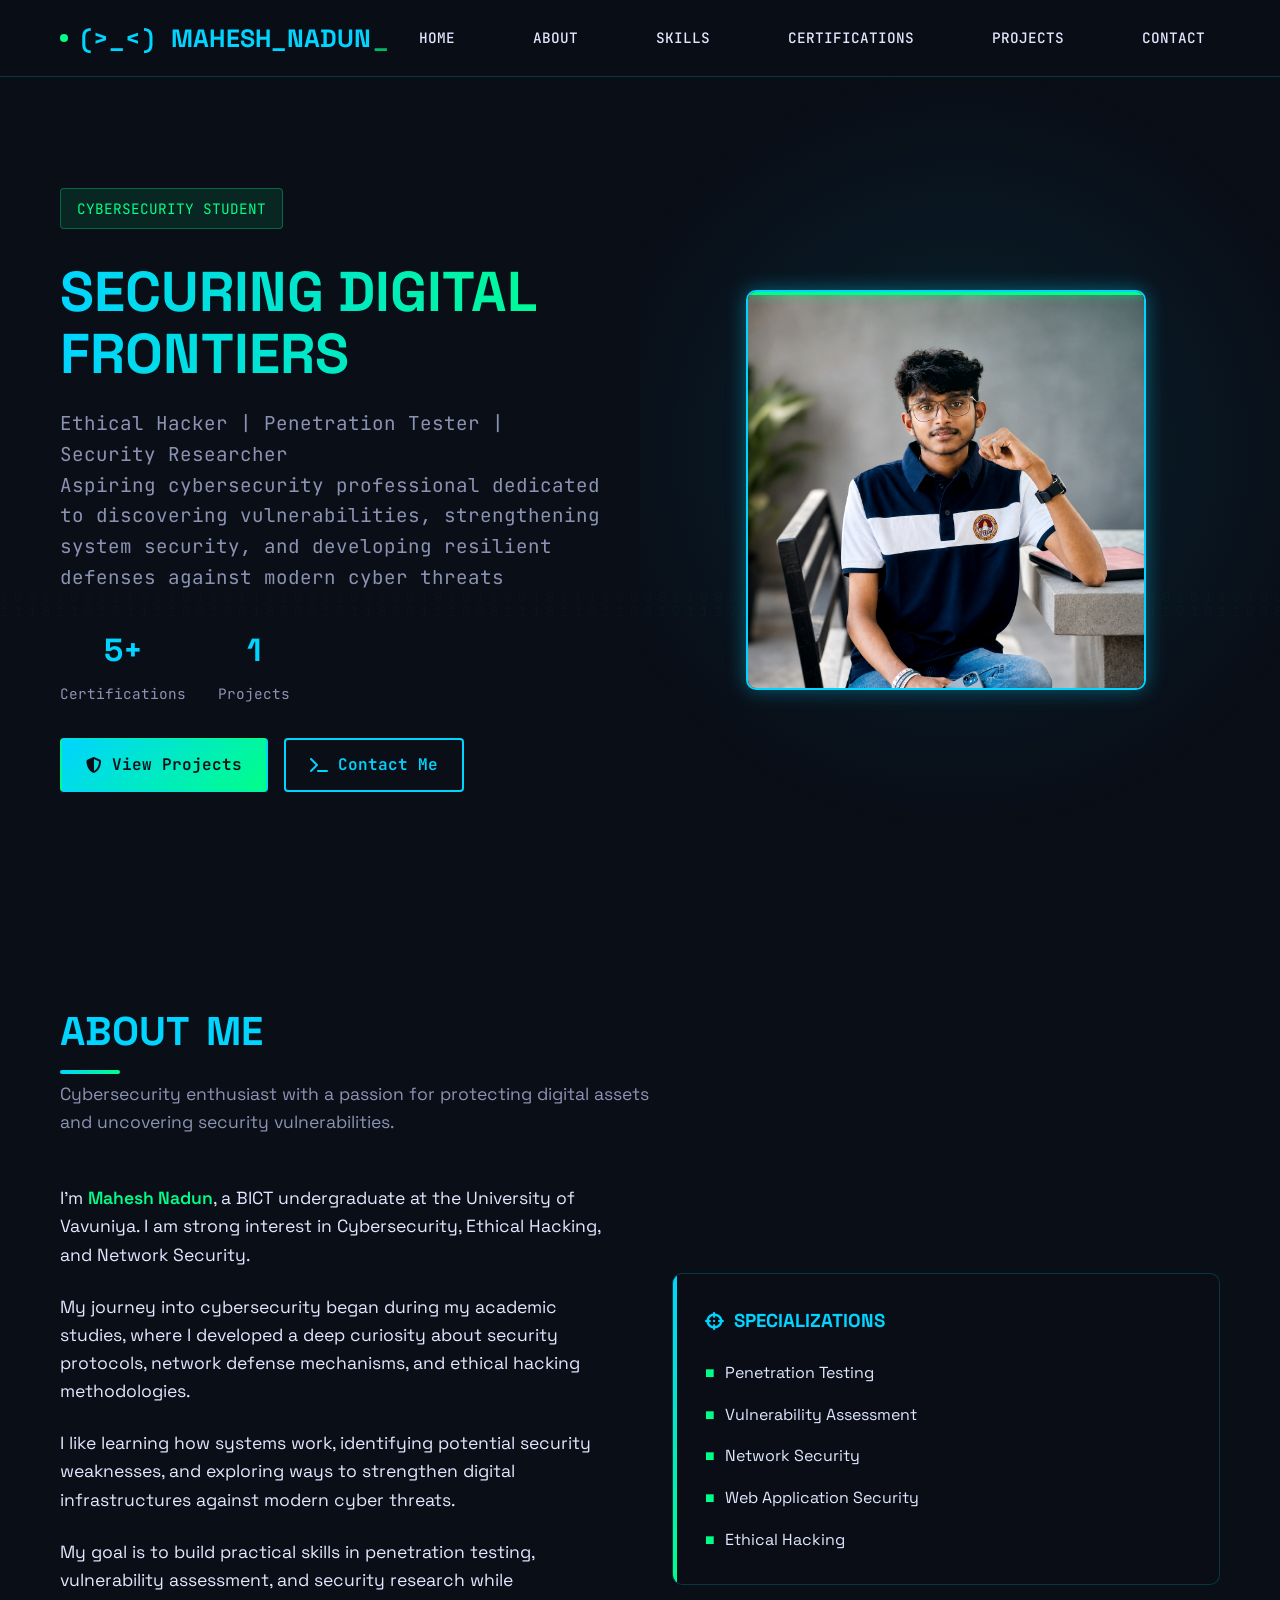
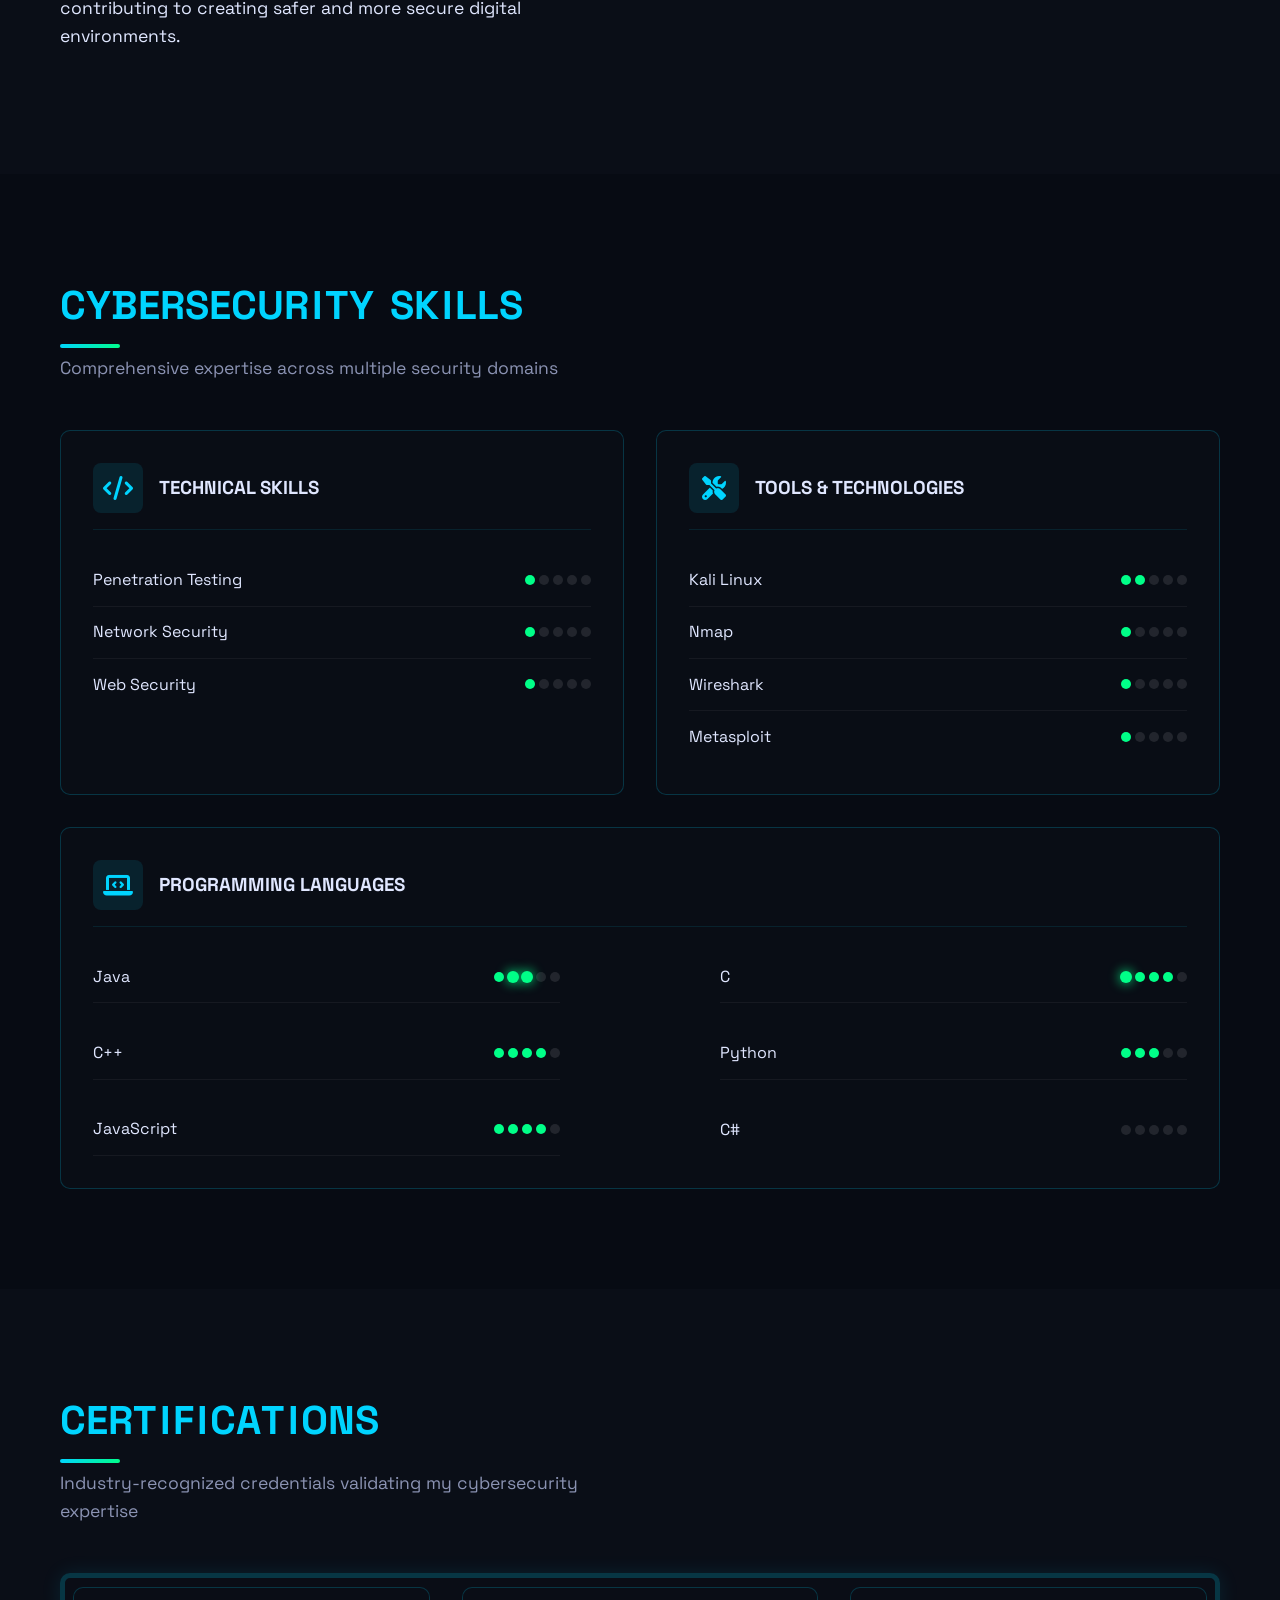
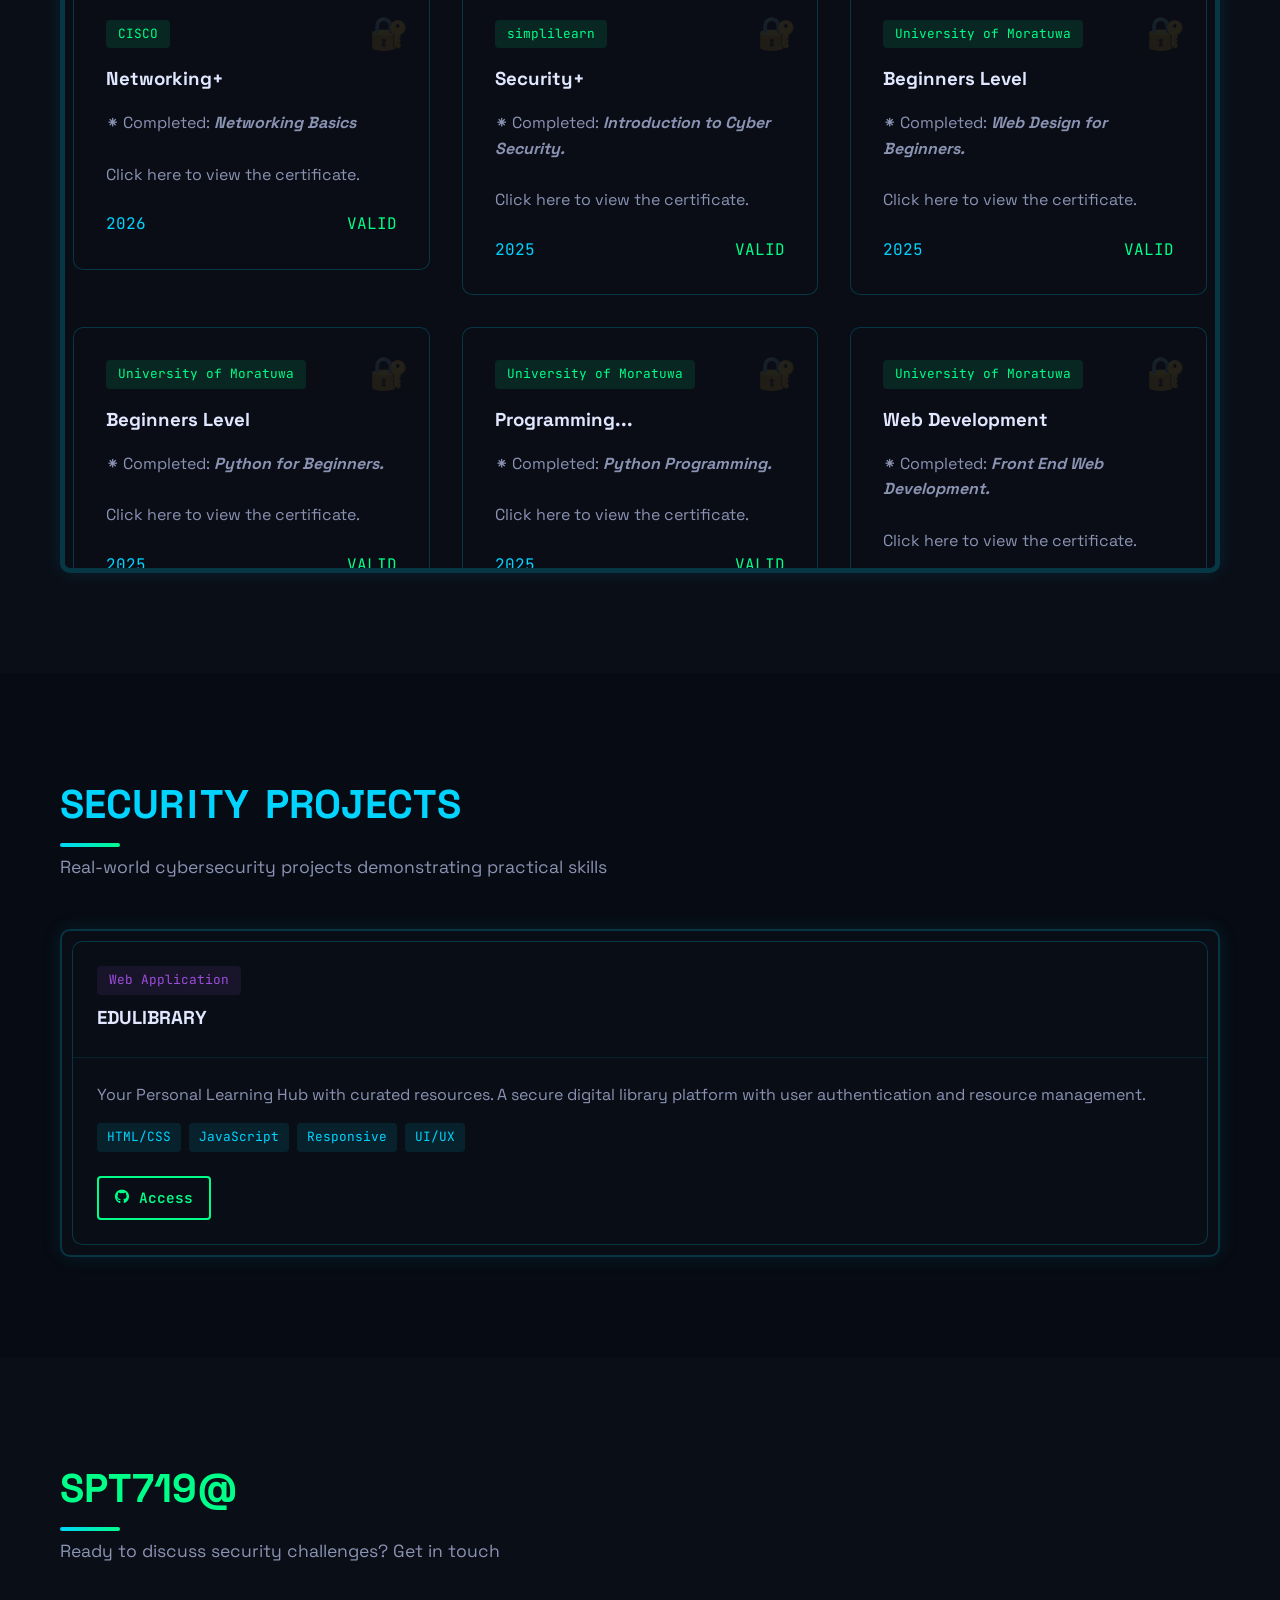
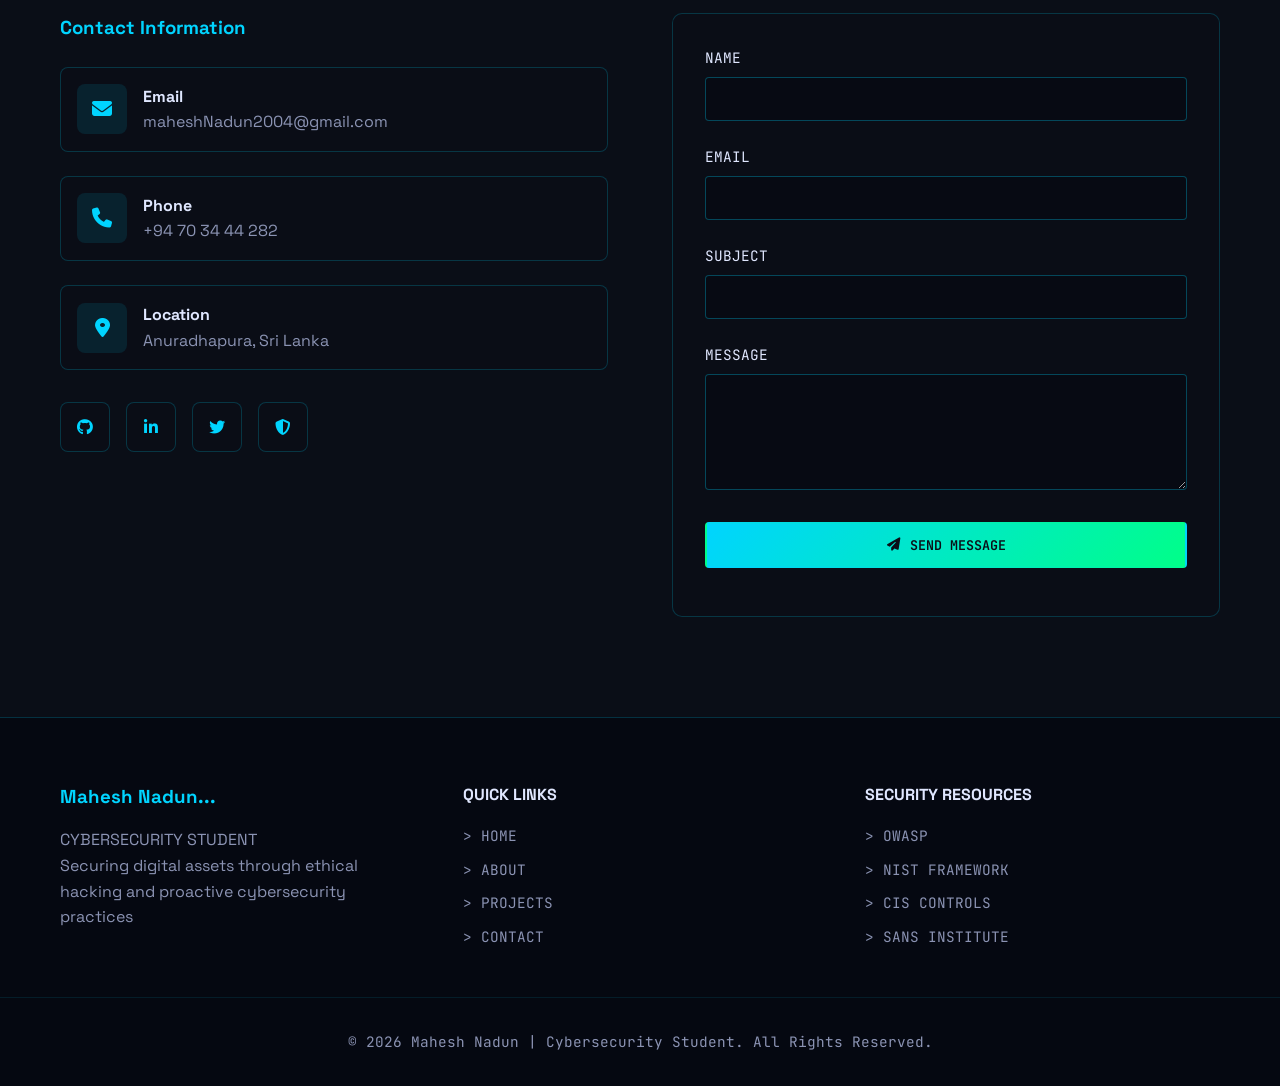
<file: index.html>
<!DOCTYPE html>
<html lang="en">
<head>
    <link href="https://unpkg.com/aos@2.3.1/dist/aos.css" rel="stylesheet">
    <meta name="viewport" content="width=device-width, initial-scale=1.0">
    <meta charset="UTF-8">
    <meta name="viewport" content="width=device-width, initial-scale=1.0">
    <title>Mahesh Nadun </title>
    <meta name="description" content="Cybersecurity Specialist | Ethical Hacker | Penetration Tester | Security Researcher">
    
    <link rel="stylesheet" href="https://cdnjs.cloudflare.com/ajax/libs/font-awesome/6.4.0/css/all.min.css">
    
    <link href="https://fonts.googleapis.com/css2?family=Space+Grotesk:wght@300;400;500;600;700&family=JetBrains+Mono:wght@300;400&display=swap" rel="stylesheet">
    
    <link rel="stylesheet" href="styles.css">
</head>
<body>

    <canvas id="matrix-bg"></canvas>
    
    <header class="header" id="header">
        <div class="nav-container">
            <a href="#home" class="logo">
                <span class="logo-dot"></span>
                <span id="scramble-text" class="scramble-text" style="font-size: 25px;">(>_<) MAHESH_NADUN</span>
            </a>
            
            <ul class="nav-links" data-aos="fade-up">
                <li><a href="#home">HOME</a></li>
                <li><a href="#about">ABOUT</a></li>
                <li><a href="#skills">SKILLS</a></li>
                <li><a href="#certifications">CERTIFICATIONS</a></li>
                <li><a href="#projects">PROJECTS</a></li>
                <li><a href="#contact">CONTACT</a></li>
            </ul>
        </div>
    </header>
    
    <section class="hero" id="home">
        <div class="hero-container">
            <div class="hero-content" data-aos="fade-up">
                <span class="hero-badge">CYBERSECURITY STUDENT</span>
                <h1>SECURING DIGITAL FRONTIERS</h1>
                <p class="hero-subtitle">
                    Ethical Hacker | Penetration Tester | Security Researcher<br>
                    Aspiring cybersecurity professional dedicated to discovering vulnerabilities, 
                    strengthening system security, and developing resilient defenses against 
                    modern cyber threats
                </p>
                
                <div class="hero-stats">
                    <div class="stat-item">
                        <span class="stat-number">5+</span>
                        <span class="stat-label">Certifications</span>
                    </div>
                    <div class="stat-item">
                        <span class="stat-number">1</span>
                        <span class="stat-label">Projects</span>
                    </div>
                </div>
                
                <div class="hero-btns">
                    <a href="#projects" class="btn btn-primary">
                        <i class="fas fa-shield-alt"></i> View Projects
                    </a>
                    <a href="#contact" class="btn btn-outline">
                        <i class="fas fa-terminal"></i> Contact Me
                    </a>
                </div>
            </div>
            
            <div class="hero-image" data-aos="fade-up">
                <div class="profile-container">
                    <div class="profile-frame">
                        <img src="My1.jpg" alt="Mahesh Nadun - Cybersecurity Specialist" class="profile-image" onerror="this.src='https://images.unsplash.com/photo-1550751827-4bd374c3f58b?q=80&w=1000'">
                        <div class="profile-overlay"></div>
                        <div class="scan-line"></div>
                    </div>
                </div>
            </div>
        </div>
    </section>
    
    <!-- About Section -->
    <section class="section" id="about" data-aos="fade-up">
        <div class="container">
            <h2 class="section-title" id="about-title">ABOUT ME</h2>
            <p class="section-subtitle" data-aos="fade-up">Cybersecurity enthusiast with a passion for protecting 
                digital assets and uncovering security vulnerabilities.</p>
            <div class="about-content" data-aos="fade-up">
                <div class="about-text">
                    <p>I'm <span class="cyber-highlight">Mahesh Nadun</span>, a BICT undergraduate 
                        at the University of Vavuniya. I am strong interest in 
                        Cybersecurity, Ethical Hacking, and Network Security.</p>

                    <p>My journey into cybersecurity began during my academic 
                        studies, where I developed a deep curiosity about security protocols, 
                        network defense mechanisms, and ethical hacking methodologies.</p>

                    <p>I like learning how systems work, identifying 
                        potential security weaknesses, and exploring ways to 
                        strengthen digital infrastructures against modern cyber threats.</p>

                    <p>My goal is to build practical skills in penetration testing, 
                        vulnerability assessment, and security research while contributing
                        to creating safer and more secure digital environments.</p>
                </div>
                
                <div class="about-box" data-aos="fade-up">
                    <h3><i class="fas fa-crosshairs"></i> SPECIALIZATIONS</h3>
                    <ul style="list-style: none;">
                        <li style="margin-bottom: 1rem; padding-left: 20px; position: relative;">
                            <span style="color: var(--cyber-green); position: absolute; left: 0;">■</span>
                            Penetration Testing
                        </li>
                        <li style="margin-bottom: 1rem; padding-left: 20px; position: relative;">
                            <span style="color: var(--cyber-green); position: absolute; left: 0;">■</span>
                            Vulnerability Assessment
                        </li>
                        <li style="margin-bottom: 1rem; padding-left: 20px; position: relative;">
                            <span style="color: var(--cyber-green); position: absolute; left: 0;">■</span>
                            Network Security
                        </li>
                        <li style="margin-bottom: 1rem; padding-left: 20px; position: relative;">
                            <span style="color: var(--cyber-green); position: absolute; left: 0;">■</span>
                            Web Application Security
                        </li>
                        <li style="padding-left: 20px; position: relative;">
                            <span style="color: var(--cyber-green); position: absolute; left: 0;">■</span>
                            Ethical Hacking
                        </li>
                    </ul>
                </div>
            </div>
        </div>
    </section>
    
    <!-- Skills Section -->
    <section class="section" id="skills" data-aos="fade-up">
        <div class="container">
            <h2 class="section-title" id="skills-title">CYBERSECURITY SKILLS</h2>
            <p class="section-subtitle"data-aos="fade-up">Comprehensive expertise across multiple security domains</p>
            
            <div class="skills-container">
                <div class="skills-grid">
                    <!-- Technical Skills -->
                    <div class="skill-category"data-aos="fade-up">
                        <div class="skill-header">
                            <div class="skill-icon">
                                <i class="fas fa-code"></i>
                            </div>
                            <h3>TECHNICAL SKILLS</h3>
                        </div>
                        <ul class="skill-list">
                            <li class="skill-item">
                                <span>Penetration Testing</span>
                                <div class="skill-level">
                                    <span class="level-dot active"></span>
                                    <span class="level-dot "></span>
                                    <span class="level-dot "></span>
                                    <span class="level-dot "></span>
                                    <span class="level-dot"></span>
                                </div>
                            </li>
                            <li class="skill-item">
                                <span>Network Security</span>
                                <div class="skill-level">
                                    <span class="level-dot active"></span>
                                    <span class="level-dot "></span>
                                    <span class="level-dot "></span>
                                    <span class="level-dot "></span>
                                    <span class="level-dot "></span>
                                </div>
                            </li>
                             <li class="skill-item">
                                <span>Web Security</span>
                                <div class="skill-level">
                                    <span class="level-dot active"></span>
                                    <span class="level-dot "></span>
                                    <span class="level-dot "></span>
                                    <span class="level-dot "></span>
                                    <span class="level-dot "></span>
                                </div>
                            </li>
                        </ul>
                    </div>
                    
                    <!-- Tools & Technologies -->
                    <div class="skill-category" data-aos="fade-up">
                        <div class="skill-header">
                            <div class="skill-icon">
                                <i class="fas fa-tools"></i>
                            </div>
                            <h3>TOOLS & TECHNOLOGIES</h3>
                        </div>
                        <ul class="skill-list">
                            <li class="skill-item">
                                <span>Kali Linux </span>
                                <div class="skill-level">
                                    <span class="level-dot active"></span>
                                    <span class="level-dot active"></span>
                                    <span class="level-dot "></span>
                                    <span class="level-dot "></span>
                                    <span class="level-dot "></span>
                                </div>
                            </li>
                            <li class="skill-item">
                                <span> Nmap</span>
                                <div class="skill-level">
                                    <span class="level-dot active"></span>
                                    <span class="level-dot "></span>
                                    <span class="level-dot "></span>
                                    <span class="level-dot "></span>
                                    <span class="level-dot "></span>
                                </div>
                            </li>
                            <li class="skill-item">
                                <span>Wireshark</span>
                                <div class="skill-level">
                                    <span class="level-dot active"></span>
                                    <span class="level-dot "></span>
                                    <span class="level-dot "></span>
                                    <span class="level-dot "></span>
                                    <span class="level-dot"></span>
                                </div>
                            </li>
                            <li class="skill-item">
                                <span>Metasploit</span>
                                <div class="skill-level">
                                    <span class="level-dot active"></span>
                                    <span class="level-dot "></span>
                                    <span class="level-dot "></span>
                                    <span class="level-dot"></span>
                                    <span class="level-dot"></span>
                                </div>
                            </li>
                        </ul>
                    </div>

                    <!-- Programming Languages -->
                    <div class="skill-category programming" data-aos="fade-up">
                        <div class="skill-header">
                            <div class="skill-icon">
                                <i class="fas fa-laptop-code"></i> 
                            </div>
                            <h3>PROGRAMMING LANGUAGES</h3>
                        </div>
                        <ul class="skill-list">
                        <li class="skill-item">
                            <span>Java</span>
                            <div class="skill-level">
                                <span class="level-dot active"></span>
                                <span class="level-dot active"></span>
                                <span class="level-dot active"></span>
                                <span class="level-dot "></span>
                                <span class="level-dot "></span>
                            </div>
                        </li>
                        <li class="skill-item">
                            <span>C</span>
                            <div class="skill-level">
                                <span class="level-dot active"></span>
                                <span class="level-dot active"></span>
                                <span class="level-dot active"></span>
                                <span class="level-dot active"></span>
                                <span class="level-dot "></span>
                            </div>
                        </li>
                        <li class="skill-item">
                            <span>C++</span>
                                <div class="skill-level">
                                    <span class="level-dot active"></span>
                                    <span class="level-dot active"></span>
                                    <span class="level-dot active"></span>
                                    <span class="level-dot active"></span>
                                    <span class="level-dot "></span>
                                </div>
                                    </li>
                                    <li class="skill-item">
                                        <span>Python</span>
                                        <div class="skill-level">
                                        <span class="level-dot active"></span>
                                        <span class="level-dot active"></span>
                                        <span class="level-dot active"></span>
                                            <span class="level-dot "></span>
                                        <span class="level-dot "></span>
                                </div>
                                </li>
                        <li class="skill-item">
                            <span>JavaScript</span>
                            <div class="skill-level">
                                <span class="level-dot active"></span>
                                <span class="level-dot active"></span>
                                <span class="level-dot active"></span>
                                <span class="level-dot active"></span>
                                <span class="level-dot "></span>
                            </div>
                        </li>
                            <li class="skill-item">
                                <span>C#</span>
                                <div class="skill-level">
                                    <span class="level-dot "></span>
                                    <span class="level-dot "></span>
                                    <span class="level-dot "></span>
                                    <span class="level-dot "></span>
                                    <span class="level-dot "></span>
                                </div>
                            </li>
                        </ul>
                    </div>
                </div>
            </div>
        </div>
    </section>
    
    <!-- Certifications Section -->
    <section class="section" id="certifications" data-aos="fade-up">
        <div class="container" data-aos="fade-up">
            <h2 class="section-title" id="certifications-title">CERTIFICATIONS</h2>
            <p class="section-subtitle" data-aos="fade-up">Industry-recognized credentials validating my cybersecurity expertise</p>
            
            <div class="certs-wrapper">
            <div class="certs-grid">

            <div class="certs-grid"data-aos="fade-up">


                <a href="Networking_Basics_certificate-cisco.html">
                    <div class="cert-card">
                        <span class="cert-badge">CISCO </span>
                        <h3> Networking+</h3>
                        <p style="color: var(--cyber-gray); margin: 1rem 0;">
                            ⁕ Completed: <b><i>Networking Basics</i></b><br><br>
                            Click here to view the certificate.<br>
                        </p>
                        <div style="display: flex; justify-content: space-between; align-items: center; margin-top: 1.5rem;">
                            <span style="font-family: var(--font-mono); color: var(--cyber-blue);">2026</span>
                            <span style="font-family: var(--font-mono); color: var(--cyber-green);">VALID</span>
                        </div>
                    </div>
                </a>

                 <a href="IntroductiontoCyberSecurity.html">
                    <div class="cert-card">
                        <span class="cert-badge">simplilearn</span>
                        <h3>Security+</h3>
                        <p style="color: var(--cyber-gray); margin: 1rem 0;">
                            ⁕ Completed: <b><i>Introduction to Cyber Security.</i></b><br><br>
                            Click here to view the certificate.<br>
                        </p>
                        <div style="display: flex; justify-content: space-between; align-items: center; margin-top: 1.5rem;">
                            <span style="font-family: var(--font-mono); color: var(--cyber-blue);">2025</span>
                            <span style="font-family: var(--font-mono); color: var(--cyber-green);">VALID</span>
                        </div>
                    </div>
                </a>

                <a href="WebDesignforBeginnersE-Certificate.html">
                    <div class="cert-card">
                        <span class="cert-badge">University of Moratuwa</span>
                        <h3>Beginners Level</h3>
                        <p style="color: var(--cyber-gray); margin: 1rem 0;">
                            ⁕ Completed: <b><i>Web Design for Beginners.</i></b><br><br>
                            Click here to view the certificate.<br>
                        </p> 
                        <div style="display: flex; justify-content: space-between; align-items: center; margin-top: 1.5rem;">
                            <span style="font-family: var(--font-mono); color: var(--cyber-blue);">2025</span>
                            <span style="font-family: var(--font-mono); color: var(--cyber-green);">VALID</span>
                        </div>
                    </div>
                </a>

                <a href="PythonforBeginnersE-Certificate.html">
                    <div class="cert-card">
                        <span class="cert-badge">University of Moratuwa</span>
                        <h3>Beginners Level</h3>
                        <p style="color: var(--cyber-gray); margin: 1rem 0;">
                            ⁕ Completed: <b><i>Python for Beginners.</i></b><br><br>
                            Click here to view the certificate.<br>
                        </p>
                        <div style="display: flex; justify-content: space-between; align-items: center; margin-top: 1.5rem;">
                            <span style="font-family: var(--font-mono); color: var(--cyber-blue);">2025</span>
                            <span style="font-family: var(--font-mono); color: var(--cyber-green);">VALID</span>
                        </div>
                    </div>
                </a>

                <a href="PythonProgrammingE-Certificate.html">
                    <div class="cert-card">
                        <span class="cert-badge">University of Moratuwa</span>
                        <h3>Programming...</h3>
                        <p style="color: var(--cyber-gray); margin: 1rem 0;">
                            ⁕ Completed: <b><i>Python Programming.</i></b><br><br>
                            Click here to view the certificate.<br>
                        </p>
                        <div style="display: flex; justify-content: space-between; align-items: center; margin-top: 1.5rem;">
                            <span style="font-family: var(--font-mono); color: var(--cyber-blue);">2025</span>
                            <span style="font-family: var(--font-mono); color: var(--cyber-green);">VALID</span>
                        </div>
                    </div>
                </a>

                <a href="FrontEndWebDevelopmentE-Certificate.html">
                    <div class="cert-card">
                        <span class="cert-badge">University of Moratuwa</span>
                        <h3>Web Development</h3>
                        <p style="color: var(--cyber-gray); margin: 1rem 0;">
                            ⁕ Completed: <b><i>Front End Web Development.</i></b><br><br>
                            Click here to view the certificate.<br>
                        </p>
                        <div style="display: flex; justify-content: space-between; align-items: center; margin-top: 1.5rem;">
                            <span style="font-family: var(--font-mono); color: var(--cyber-blue);">2025</span>
                            <span style="font-family: var(--font-mono); color: var(--cyber-green);">VALID</span>
                        </div>
                    </div>
                </a>

                <a href="IntroductiontoSoftwareQualityAssuranceE-Certificate.html">
                    <div class="cert-card">
                        <span class="cert-badge">University of Moratuwa</span>
                        <h3>Software</h3>
                        <p style="color: var(--cyber-gray); margin: 1rem 0;">
                            ⁕ Completed: <b><i>Introduction to Software Quality Assurance.</i></b><br><br>
                            Click here to view the certificate.<br>
                        </p>
                        <div style="display: flex; justify-content: space-between; align-items: center; margin-top: 1.5rem;">
                            <span style="font-family: var(--font-mono); color: var(--cyber-blue);">2025</span>
                            <span style="font-family: var(--font-mono); color: var(--cyber-green);">VALID</span>
                        </div>
                    </div>
                </a>


            </div>
        </div>
    </section>
    
<!-- Projects Section -->
<section class="section" id="projects" data-aos="fade-up">
    <div class="container">
        <h2 class="section-title" id="projects-title">SECURITY PROJECTS</h2>
        <p class="section-subtitle" data-aos="fade-up">Real-world cybersecurity projects demonstrating practical skills</p>
        
        <div class="projects-wrapper" data-aos="fade-up">
            <div class="projects-grid" data-aos="fade-up">
                
                <div class="project-card">
                    <div class="project-header">
                        <span class="project-category">Web Application</span>
                        <h3>EDULIBRARY</h3>
                    </div>
                    <div class="project-content">
                        <p style="color: var(--cyber-gray); margin-bottom: 1rem;">
                            Your Personal Learning Hub with curated resources. A secure digital library platform with user authentication and resource management.
                        </p>
                        <div class="project-tech">
                            <span class="tech-tag">HTML/CSS</span>
                            <span class="tech-tag">JavaScript</span>
                            <span class="tech-tag">Responsive</span>
                            <span class="tech-tag">UI/UX</span>
                        </div>
                        <div style="margin-top: 1.5rem; display: flex; gap: 1rem; flex-wrap: wrap;">
                            <a href="https://maheshnadun2004.github.io/EduLibrary/"  class="btn btn-outline" style="padding: 8px 16px; font-size: 0.9rem; border-color: var(--cyber-green); color: var(--cyber-green);">
                                <i class="fab fa-github"></i> Access
                            </a>
                        </div>
                    </div>
                </div>
            </div> 
        </div> 
    </div>
</section>
    
    <!-- Contact Section -->
    <section class="section" id="contact" data-aos="fade-up">
        <div class="container">
            <h2 class="section-title" id="contact-title">CONTACT</h2>
            <p class="section-subtitle" data-aos="fade-up">Ready to discuss security challenges? Get in touch</p>
            
            <div class="contact-container" data-aos="fade-up">
                <div class="contact-info">
                    <h3>Contact Information</h3>
                    
                    <div class="contact-item" data-aos="fade-up">
                        <div class="contact-icon">
                            <i class="fas fa-envelope"></i>
                        </div>
                        <div>
                            <h4>Email</h4>
                            <p style="color: var(--cyber-gray);">maheshNadun2004@gmail.com</p>
                        </div>
                    </div>
                    
                    <div class="contact-item" data-aos="fade-up">
                        <div class="contact-icon">
                            <i class="fas fa-phone"></i>
                        </div>
                        <div>
                            <h4>Phone</h4>
                            <p style="color: var(--cyber-gray);">+94 70 34 44 282</p>
                        </div>
                    </div>
                    
                    <div class="contact-item" data-aos="fade-up">
                        <div class="contact-icon">
                            <i class="fas fa-map-marker-alt"></i>
                        </div>
                        <div>
                            <h4>Location</h4>
                            <p style="color: var(--cyber-gray);">Anuradhapura, Sri Lanka</p>
                        </div>
                    </div>
                    
                    <div class="social-links" data-aos="fade-up">
                        <a href="https://github.com/MaheshNadun2004" class="social-link" target="_blank">
                            <i class="fab fa-github"></i>
                        </a>
                        <a href="https://www.linkedin.com/in/Mahesh-nadun" class="social-link" target="_blank">
                            <i class="fab fa-linkedin-in"></i>
                        </a>
                        <a href="https://twitter.com" class="social-link" target="_blank">
                            <i class="fab fa-twitter"></i>
                        </a>
                        <a href="https://tryhackme.com" class="social-link" target="_blank">
                            <i class="fas fa-shield-alt"></i>
                        </a>
                    </div>
                </div>
                
                <div class="contact-form" data-aos="fade-up">
                    <form id="contactForm">
                        <div class="form-group" data-aos="fade-up">
                            <label class="form-label" for="name">NAME</label>
                            <input type="text" id="name" class="form-control" required>
                        </div>
                        
                        <div class="form-group"data-aos="fade-up">
                            <label class="form-label" for="email">EMAIL</label>
                            <input type="email" id="email" class="form-control" required>
                        </div>
                        
                        <div class="form-group" data-aos="fade-up">
                            <label class="form-label" for="subject">SUBJECT</label>
                            <input type="text" id="subject" class="form-control" required>
                        </div>
                        
                        <div class="form-group" data-aos="fade-up">
                            <label class="form-label" for="message">MESSAGE</label>
                            <textarea id="message" class="form-control" rows="5" required></textarea>
                        </div>
                        
                        <button type="submit" class="btn btn-primary" style="width: 100%;" data-aos="fade-up">
                            <i class="fas fa-paper-plane"></i> SEND MESSAGE
                        </button>
                        
                        <p id="formStatus" style="margin-top: 1rem; text-align: center; color: var(--cyber-gray); font-family: var(--font-mono);"></p>
                    </form>
                </div>
            </div>
        </div>
    </section>
    
    <!-- Footer -->
    <footer class="footer" data-aos="fade-up">
        <div class="footer-content">
            <div data-aos="fade-up">
                <h3 style="color: var(--cyber-blue); margin-bottom: 1rem;">Mahesh Nadun...</h3>
                <p style="color: var(--cyber-gray); max-width: 300px;">
                    CYBERSECURITY STUDENT<br>
                    Securing digital assets through ethical hacking and proactive cybersecurity practices
                </p>
            </div>
            
            <div data-aos="fade-up">
                <h4 style="color: var(--cyber-light); margin-bottom: 1rem;">QUICK LINKS</h4>
                <ul style="list-style: none;">
                    <li style="margin-bottom: 0.5rem;">
                        <a href="#home" style="color: var(--cyber-gray); text-decoration: none; font-family: var(--font-mono); font-size: 0.9rem;">
                            > HOME
                        </a>
                    </li>
                    <li style="margin-bottom: 0.5rem;">
                        <a href="#about" style="color: var(--cyber-gray); text-decoration: none; font-family: var(--font-mono); font-size: 0.9rem;">
                            > ABOUT
                        </a>
                    </li>
                    <li style="margin-bottom: 0.5rem;">
                        <a href="#projects" style="color: var(--cyber-gray); text-decoration: none; font-family: var(--font-mono); font-size: 0.9rem;">
                            > PROJECTS
                        </a>
                    </li>
                    <li>
                        <a href="#contact" style="color: var(--cyber-gray); text-decoration: none; font-family: var(--font-mono); font-size: 0.9rem;">
                            > CONTACT
                        </a>
                    </li>
                </ul>
            </div>
            
            <div data-aos="fade-up">
                <h4 style="color: var(--cyber-light); margin-bottom: 1rem;">SECURITY RESOURCES</h4>
                <ul style="list-style: none;">
                    <li style="margin-bottom: 0.5rem;">
                        <a href="https://owasp.org" target="_blank" style="color: var(--cyber-gray); text-decoration: none; font-family: var(--font-mono); font-size: 0.9rem;">
                            > OWASP
                        </a>
                    </li>
                    <li style="margin-bottom: 0.5rem;">
                        <a href="https://nist.gov" target="_blank" style="color: var(--cyber-gray); text-decoration: none; font-family: var(--font-mono); font-size: 0.9rem;">
                            > NIST FRAMEWORK
                        </a>
                    </li>
                    <li style="margin-bottom: 0.5rem;">
                        <a href="https://cisecurity.org" target="_blank" style="color: var(--cyber-gray); text-decoration: none; font-family: var(--font-mono); font-size: 0.9rem;">
                            > CIS CONTROLS
                        </a>
                    </li>
                    <li>
                        <a href="https://sans.org" target="_blank" style="color: var(--cyber-gray); text-decoration: none; font-family: var(--font-mono); font-size: 0.9rem;">
                            > SANS INSTITUTE
                        </a>
                    </li>
                </ul>
            </div>
        </div>
        
        <div class="copyright" >
            <p>© 2026 Mahesh Nadun | Cybersecurity Student. All Rights Reserved.</p>
        </div>
    </footer>
    
    <a href="#home" class="back-to-top" id="backToTop">
        <i class="fas fa-arrow-up"></i>
    </a>
    <script src="https://unpkg.com/aos@2.3.1/dist/aos.js"></script>
<script>
    AOS.init({
        duration: 1000,
        once: true
    });
</script>
    <script src="script.js"></script>
</body>
</html>
</file>
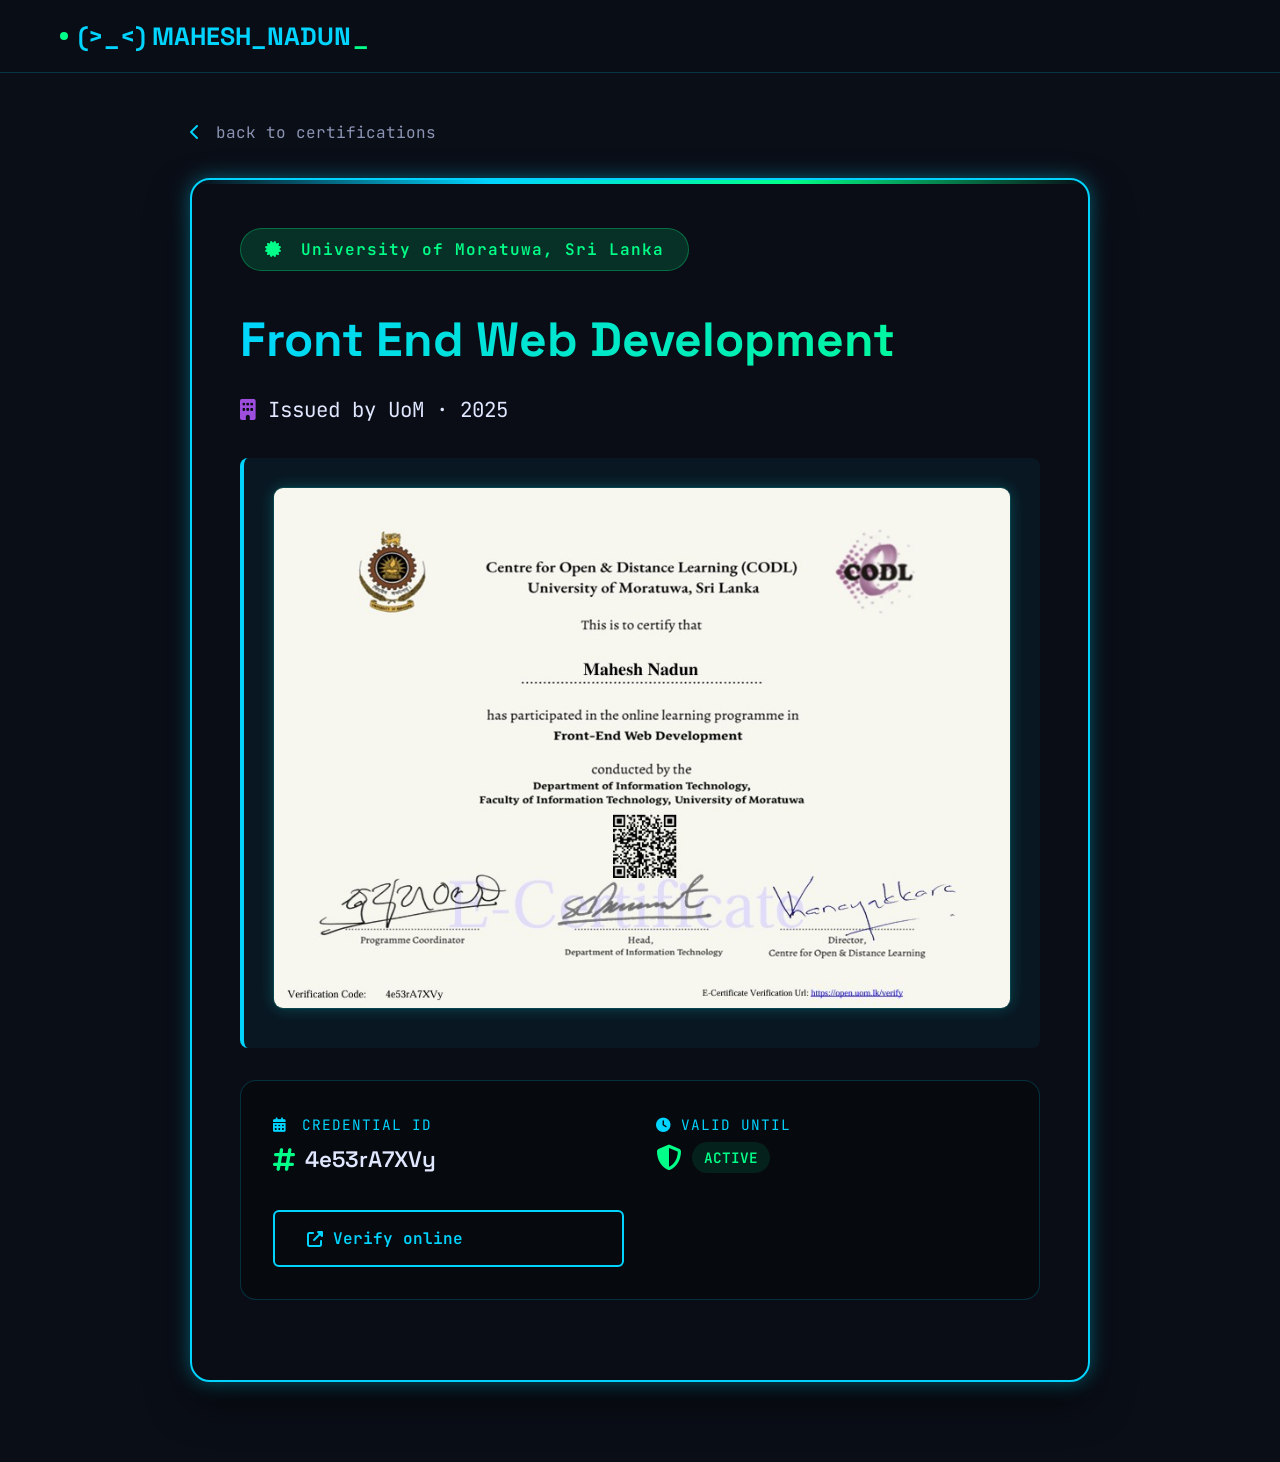
<file: FrontEndWebDevelopmentE-Certificate.html>
<!DOCTYPE html>
<html lang="en">
<head>
    <link href="https://unpkg.com/aos@2.3.1/dist/aos.css" rel="stylesheet">
    <meta name="viewport" content="width=device-width, initial-scale=1.0">
    <meta charset="UTF-8">
    <meta name="viewport" content="width=device-width, initial-scale=1.0">
    <title>Mahesh Nadun · Certificate</title>

    <link rel="stylesheet" href="https://cdnjs.cloudflare.com/ajax/libs/font-awesome/6.4.0/css/all.min.css">

    <link href="https://fonts.googleapis.com/css2?family=Space+Grotesk:wght@300;400;500;600;700&family=JetBrains+Mono:wght@300;400&display=swap" rel="stylesheet">
    
    <link rel="stylesheet" href="allCertificate.css">
</head>
<body data-aos="fade-up">

    <header class="header" id="header">
        <div class="nav-container">
            <a href="#home" class="logo">
                <span class="logo-dot"></span>
                <span id="scramble-text" class="scramble-text">(>_<) MAHESH_NADUN</span>
            </a>
        </div>
    </header>

    <section class="certificate-page">
        <div class="certificate-container">
            
            <a href="index.html" class="back-link"><i class="fas fa-chevron-left"></i> back to certifications</a>

            <div class="cert-card-single">
                <span class="cert-badge-large"><i class="fas fa-certificate" style="margin-right: 8px;"></i> University of Moratuwa, Sri Lanka</span>
                <h2> Front End Web Development</h2>
                
                <div class="cert-issuer">
                    <i class="fas fa-building"></i> Issued by UoM · 2025
                </div>

                <div class="cert-description">
                    <img src="FrontEndWebDevelopmentE-Certificate.jpg" alt="Certified Ethical Hacker Certificate" class="cert-image">
                </div>

                <div class="cert-meta-grid">
                    <div class="meta-item">
                        <span class="meta-label"><i class="fas fa-calendar-alt" style="margin-right: 5px;"></i> Credential ID</span>
                        <span class="meta-value"><i class="fas fa-hashtag"></i> 4e53rA7XVy</span>
                    </div>
                    <div class="meta-item">
                        <span class="meta-label"><i class="fas fa-clock"></i> Valid until</span>
                        <span class="meta-value"><i class="fas fa-shield-alt"></i>   <span class="verify-badge">ACTIVE</span></span>
                </div>

                    <a href="https://open.uom.lk/lms/?redirect=0" class="btn btn-outline" target="_blank">
                        <i class="fas fa-external-link-alt"></i> Verify online
                    </a>
                </div>
            </div>
        </div>
    </section>
            <script src="https://unpkg.com/aos@2.3.1/dist/aos.js"></script>
<script>
    AOS.init({
        duration: 1000,
        once: true
    });
</script>
</body>
</html>
</file>
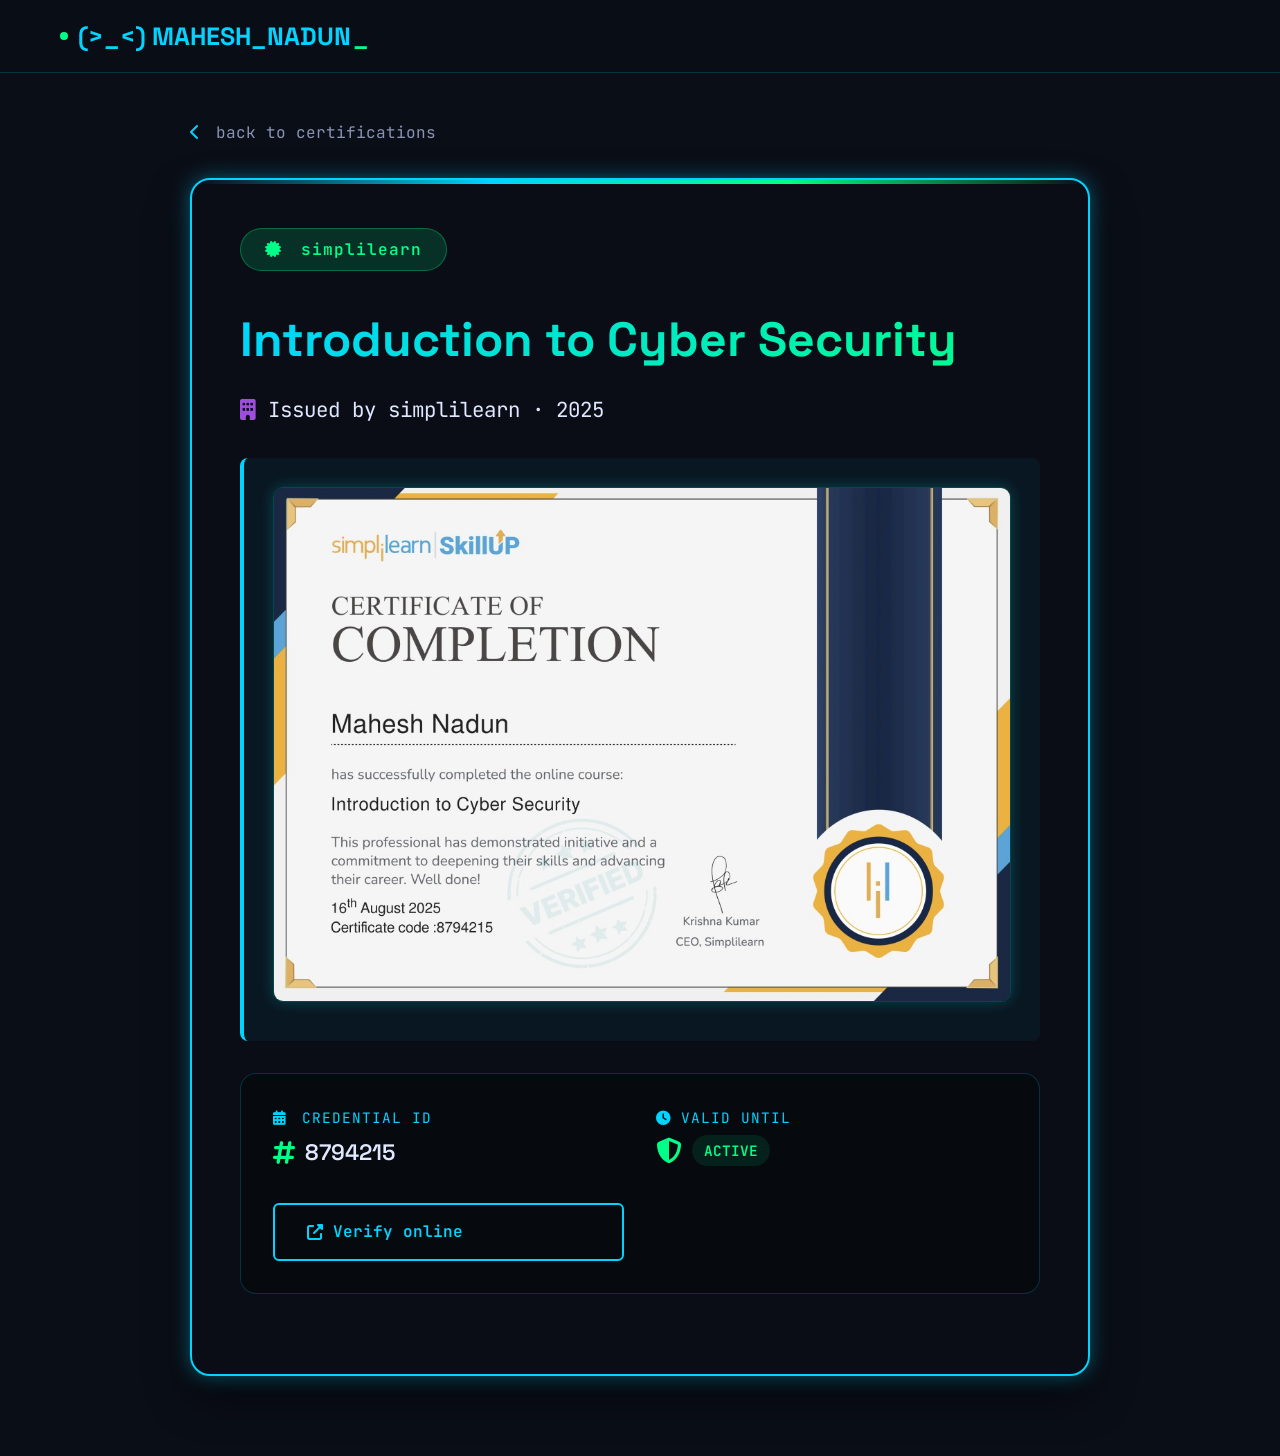
<file: IntroductiontoCyberSecurity.html>
<!DOCTYPE html>
<html lang="en">
<head>
    <link href="https://unpkg.com/aos@2.3.1/dist/aos.css" rel="stylesheet">
    <meta name="viewport" content="width=device-width, initial-scale=1.0">
    <meta charset="UTF-8">
    <meta name="viewport" content="width=device-width, initial-scale=1.0">
    <title>Mahesh Nadun · Certificate</title>

    <link rel="stylesheet" href="https://cdnjs.cloudflare.com/ajax/libs/font-awesome/6.4.0/css/all.min.css">

    <link href="https://fonts.googleapis.com/css2?family=Space+Grotesk:wght@300;400;500;600;700&family=JetBrains+Mono:wght@300;400&display=swap" rel="stylesheet">
    
    <link rel="stylesheet" href="allCertificate.css">
</head>
<body data-aos="fade-up">

    <header class="header" id="header">
        <div class="nav-container">
            <a href="#home" class="logo">
                <span class="logo-dot"></span>
                <span id="scramble-text" class="scramble-text">(>_<) MAHESH_NADUN</span>
            </a>
        </div>
    </header>

   
    <section class="certificate-page">
        <div class="certificate-container">
            
            <a href="index.html" class="back-link"><i class="fas fa-chevron-left"></i> back to certifications</a>

            <div class="cert-card-single">
                <span class="cert-badge-large"><i class="fas fa-certificate" style="margin-right: 8px;"></i> simplilearn</span>
                <h2> Introduction to Cyber Security</h2>
                
                <div class="cert-issuer">
                    <i class="fas fa-building"></i> Issued by simplilearn · 2025
                </div>

                <div class="cert-description">
                    <img src="IntroductiontoCyberSecurity.jpg" alt="Certified Ethical Hacker Certificate" class="cert-image">
                </div>

                <div class="cert-meta-grid">
                    <div class="meta-item">
                        <span class="meta-label"><i class="fas fa-calendar-alt" style="margin-right: 5px;"></i> Credential ID</span>
                        <span class="meta-value"><i class="fas fa-hashtag"></i> 8794215</span>
                    </div>
                    <div class="meta-item">
                        <span class="meta-label"><i class="fas fa-clock"></i> Valid until</span>
                        <span class="meta-value"><i class="fas fa-shield-alt"></i>   <span class="verify-badge">ACTIVE</span></span>
                </div>

                    <a href="https://lms.simplilearn.com/" class="btn btn-outline" target="_blank">
                        <i class="fas fa-external-link-alt"></i> Verify online
                    </a>
                </div>
            </div>
        </div>
    </section>
        <script src="https://unpkg.com/aos@2.3.1/dist/aos.js"></script>
<script>
    AOS.init({
        duration: 1000,
        once: true
    });
</script>
</body>
</html>
</file>
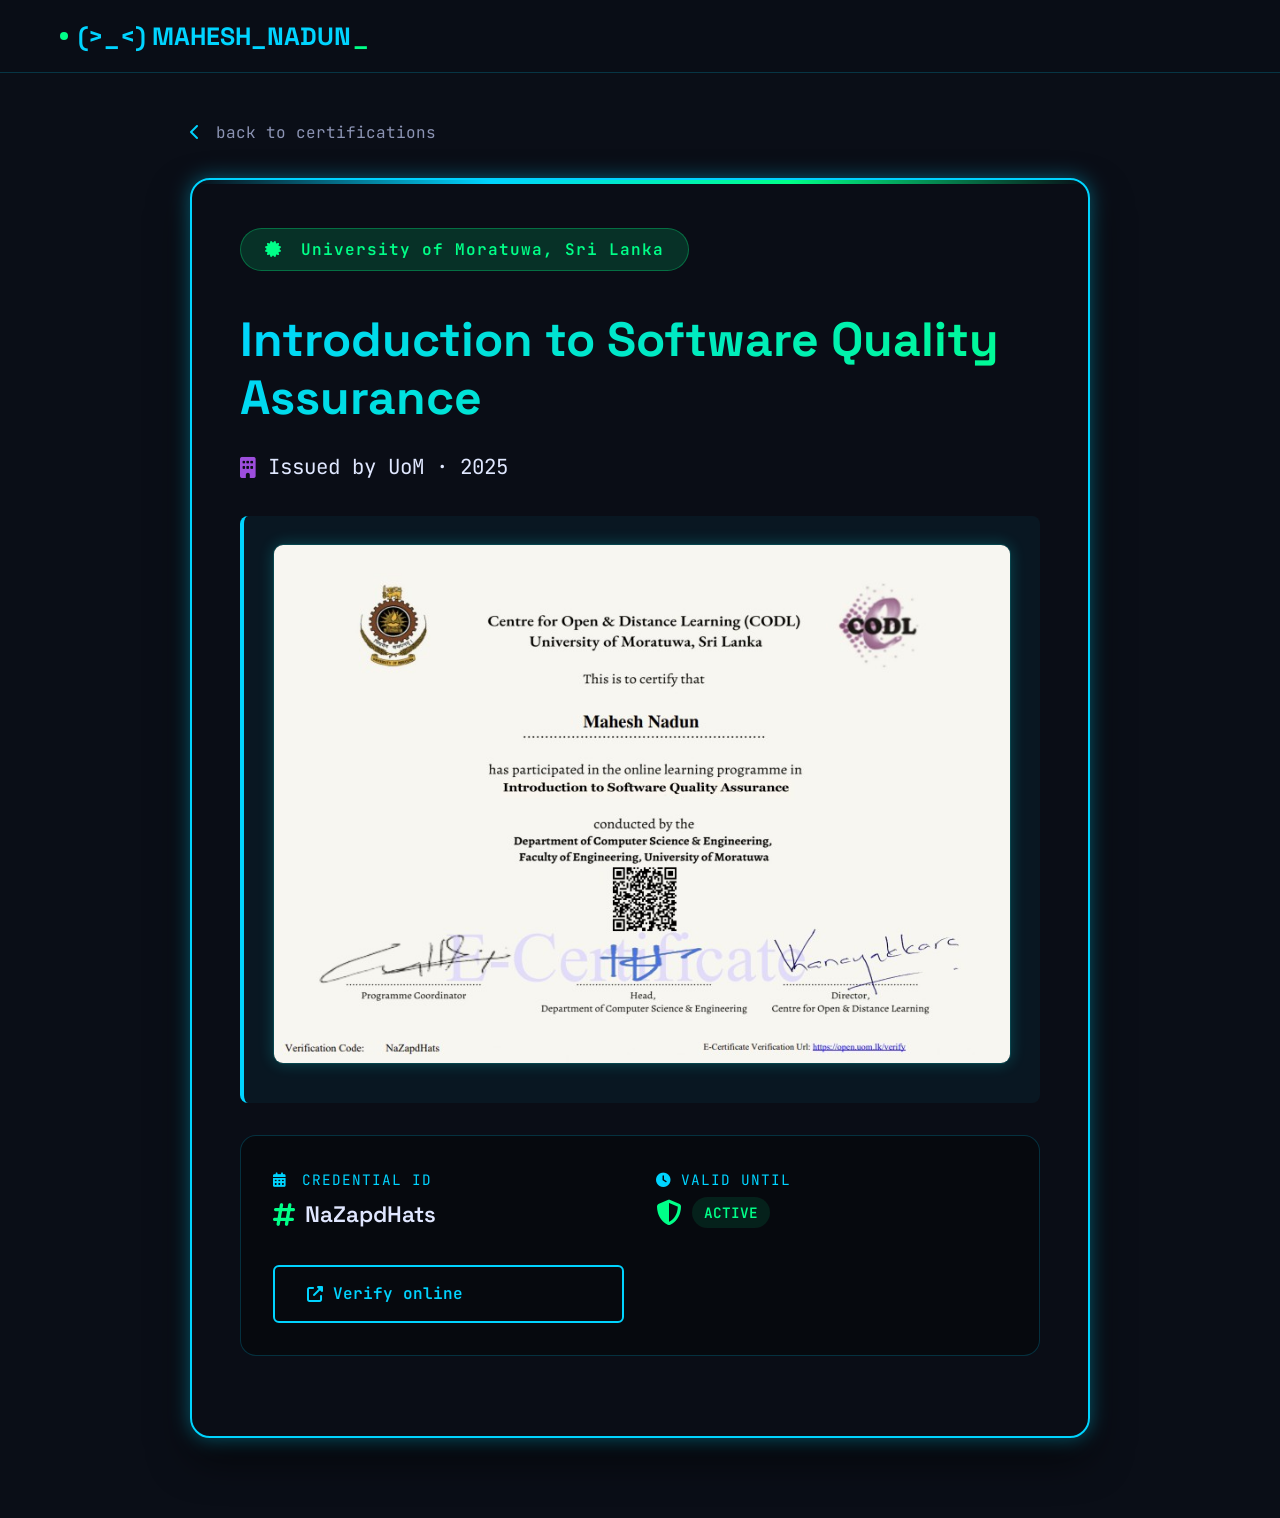
<file: IntroductiontoSoftwareQualityAssuranceE-Certificate.html>
<!DOCTYPE html>
<html lang="en">
<head>
    <link href="https://unpkg.com/aos@2.3.1/dist/aos.css" rel="stylesheet">
    <meta name="viewport" content="width=device-width, initial-scale=1.0">
    <meta charset="UTF-8">
    <meta name="viewport" content="width=device-width, initial-scale=1.0">
    <title>Mahesh Nadun · Certificate</title>

    <link rel="stylesheet" href="https://cdnjs.cloudflare.com/ajax/libs/font-awesome/6.4.0/css/all.min.css">

    <link href="https://fonts.googleapis.com/css2?family=Space+Grotesk:wght@300;400;500;600;700&family=JetBrains+Mono:wght@300;400&display=swap" rel="stylesheet">
    
    <link rel="stylesheet" href="allCertificate.css">
</head>
<body data-aos="fade-up">

    <header class="header" id="header">
        <div class="nav-container">
            <a href="#home" class="logo">
                <span class="logo-dot"></span>
                <span id="scramble-text" class="scramble-text">(>_<) MAHESH_NADUN</span>
            </a>
        </div>
    </header>

    <section class="certificate-page">
        <div class="certificate-container">
            
            <a href="index.html" class="back-link"><i class="fas fa-chevron-left"></i> back to certifications</a>

            <div class="cert-card-single">
                <span class="cert-badge-large"><i class="fas fa-certificate" style="margin-right: 8px;"></i> University of Moratuwa, Sri Lanka</span>
                <h2> Introduction to Software Quality Assurance</h2>
                
                <div class="cert-issuer">
                    <i class="fas fa-building"></i> Issued by UoM · 2025
                </div>

                <div class="cert-description">
                    <img src="IntroductiontoSoftwareQualityAssuranceE-Certificate.jpg" alt="Certified Ethical Hacker Certificate" class="cert-image">
                </div>

                <div class="cert-meta-grid">
                    <div class="meta-item">
                        <span class="meta-label"><i class="fas fa-calendar-alt" style="margin-right: 5px;"></i> Credential ID</span>
                        <span class="meta-value"><i class="fas fa-hashtag"></i> NaZapdHats</span>
                    </div>
                    <div class="meta-item">
                        <span class="meta-label"><i class="fas fa-clock"></i> Valid until</span>
                        <span class="meta-value"><i class="fas fa-shield-alt"></i>   <span class="verify-badge">ACTIVE</span></span>
                </div>

                    <a href="https://open.uom.lk/lms/?redirect=0" class="btn btn-outline" target="_blank">
                        <i class="fas fa-external-link-alt"></i> Verify online
                    </a>
                </div>
            </div>
        </div>
    </section>
            <script src="https://unpkg.com/aos@2.3.1/dist/aos.js"></script>
<script>
    AOS.init({
        duration: 1000,
        once: true
    });
</script>
</body>
</html>
</file>
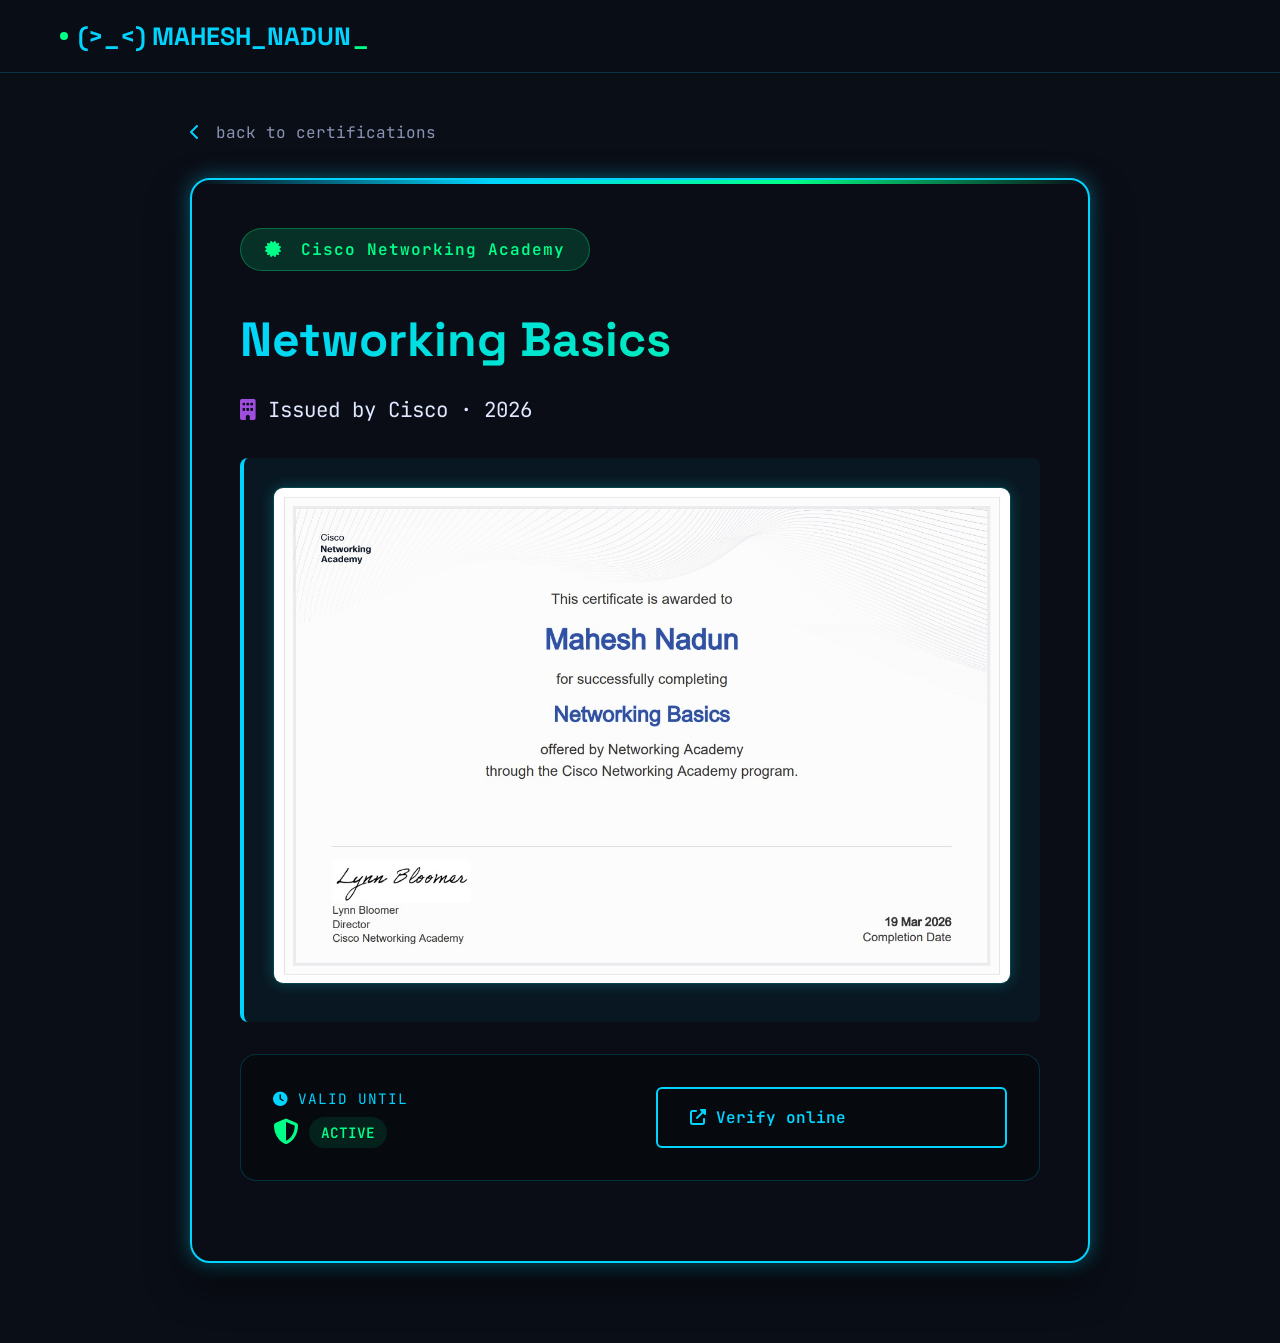
<file: Networking_Basics_certificate-cisco.html>
<!DOCTYPE html>
<html lang="en">
<head>
    <link href="https://unpkg.com/aos@2.3.1/dist/aos.css" rel="stylesheet">
    <meta name="viewport" content="width=device-width, initial-scale=1.0">
    <meta charset="UTF-8">
    <meta name="viewport" content="width=device-width, initial-scale=1.0">
    <title>Mahesh Nadun · Certificate</title>

    <link rel="stylesheet" href="https://cdnjs.cloudflare.com/ajax/libs/font-awesome/6.4.0/css/all.min.css">

    <link href="https://fonts.googleapis.com/css2?family=Space+Grotesk:wght@300;400;500;600;700&family=JetBrains+Mono:wght@300;400&display=swap" rel="stylesheet">
    
    <link rel="stylesheet" href="allCertificate.css">
</head>
<body data-aos="fade-up">

    <header class="header" id="header">
        <div class="nav-container">
            <a href="#home" class="logo">
                <span class="logo-dot"></span>
                <span id="scramble-text" class="scramble-text">(>_<) MAHESH_NADUN</span>
            </a>
        </div>
    </header>

    <section class="certificate-page">
        <div class="certificate-container">
            
            <a href="index.html" class="back-link"><i class="fas fa-chevron-left"></i> back to certifications</a>

            <div class="cert-card-single">
                <span class="cert-badge-large"><i class="fas fa-certificate" style="margin-right: 8px;"></i> Cisco Networking Academy</span>
                <h2> Networking Basics </h2>
                
                <div class="cert-issuer">
                    <i class="fas fa-building"></i> Issued by Cisco · 2026
                </div>

                <div class="cert-description">
                    <img src="Networking_Basics_certificate-cisco.jpg" alt="Certified Ethical Hacker Certificate" class="cert-image">
                </div>

                <div class="cert-meta-grid">
                    <div class="meta-item">
                        <span class="meta-label"><i class="fas fa-clock"></i> Valid until</span>
                        <span class="meta-value"><i class="fas fa-shield-alt"></i>   <span class="verify-badge">ACTIVE</span></span>
                </div>

                    <a href="https://www.credly.com/earner/dashboard" class="btn btn-outline" target="_blank">
                        <i class="fas fa-external-link-alt"></i> Verify online
                    </a>
                </div>
            </div>
        </div>
    </section>
            <script src="https://unpkg.com/aos@2.3.1/dist/aos.js"></script>
<script>
    AOS.init({
        duration: 1000,
        once: true
    });
</script>
</body>
</html>
</file>
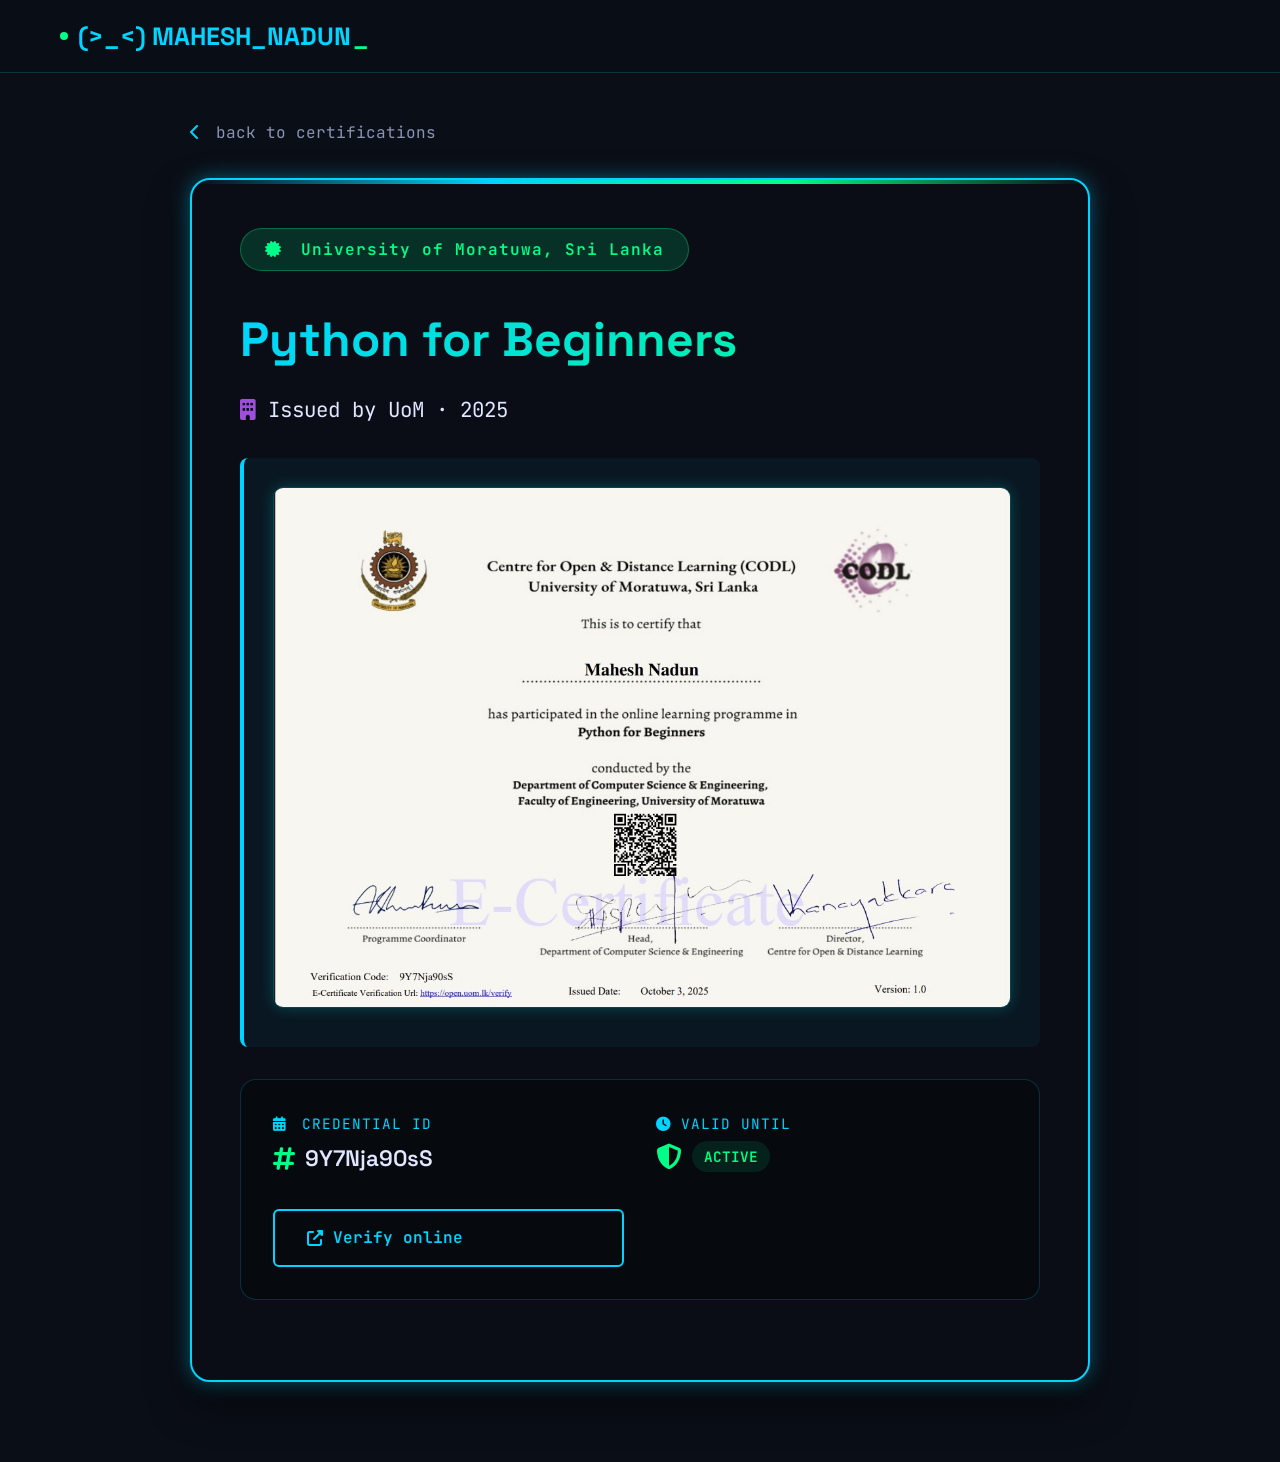
<file: PythonforBeginnersE-Certificate.html>
<!DOCTYPE html>
<html lang="en">
<head>
    <link href="https://unpkg.com/aos@2.3.1/dist/aos.css" rel="stylesheet">
    <meta name="viewport" content="width=device-width, initial-scale=1.0">
    <meta charset="UTF-8">
    <meta name="viewport" content="width=device-width, initial-scale=1.0">
    <title>Mahesh Nadun · Certificate</title>

    <link rel="stylesheet" href="https://cdnjs.cloudflare.com/ajax/libs/font-awesome/6.4.0/css/all.min.css">

    <link href="https://fonts.googleapis.com/css2?family=Space+Grotesk:wght@300;400;500;600;700&family=JetBrains+Mono:wght@300;400&display=swap" rel="stylesheet">
    
    <link rel="stylesheet" href="allCertificate.css">
</head>
<body data-aos="fade-up">

    <header class="header" id="header">
        <div class="nav-container">
            <a href="#home" class="logo">
                <span class="logo-dot"></span>
                <span id="scramble-text" class="scramble-text">(>_<) MAHESH_NADUN</span>
            </a>
        </div>
    </header>

    <section class="certificate-page">
        <div class="certificate-container">
            
            <a href="index.html" class="back-link"><i class="fas fa-chevron-left"></i> back to certifications</a>

            <div class="cert-card-single">
                <span class="cert-badge-large"><i class="fas fa-certificate" style="margin-right: 8px;"></i> University of Moratuwa, Sri Lanka</span>
                <h2> Python for Beginners</h2>
                
                <div class="cert-issuer">
                    <i class="fas fa-building"></i> Issued by UoM · 2025
                </div>

                <div class="cert-description">
                    <img src="PythonforBeginnersE-Certificate.jpg" alt="Certified Ethical Hacker Certificate" class="cert-image">
                </div>

                <div class="cert-meta-grid">
                    <div class="meta-item">
                        <span class="meta-label"><i class="fas fa-calendar-alt" style="margin-right: 5px;"></i> Credential ID</span>
                        <span class="meta-value"><i class="fas fa-hashtag"></i> 9Y7Nja90sS</span>
                    </div>
                    <div class="meta-item">
                        <span class="meta-label"><i class="fas fa-clock"></i> Valid until</span>
                        <span class="meta-value"><i class="fas fa-shield-alt"></i>   <span class="verify-badge">ACTIVE</span></span>
                </div>

                    <a href="https://open.uom.lk/lms/?redirect=0" class="btn btn-outline" target="_blank">
                        <i class="fas fa-external-link-alt"></i> Verify online
                    </a>
                </div>
            </div>
        </div>
    </section>
            <script src="https://unpkg.com/aos@2.3.1/dist/aos.js"></script>
<script>
    AOS.init({
        duration: 1000,
        once: true
    });
</script>
</body>
</html>
</file>
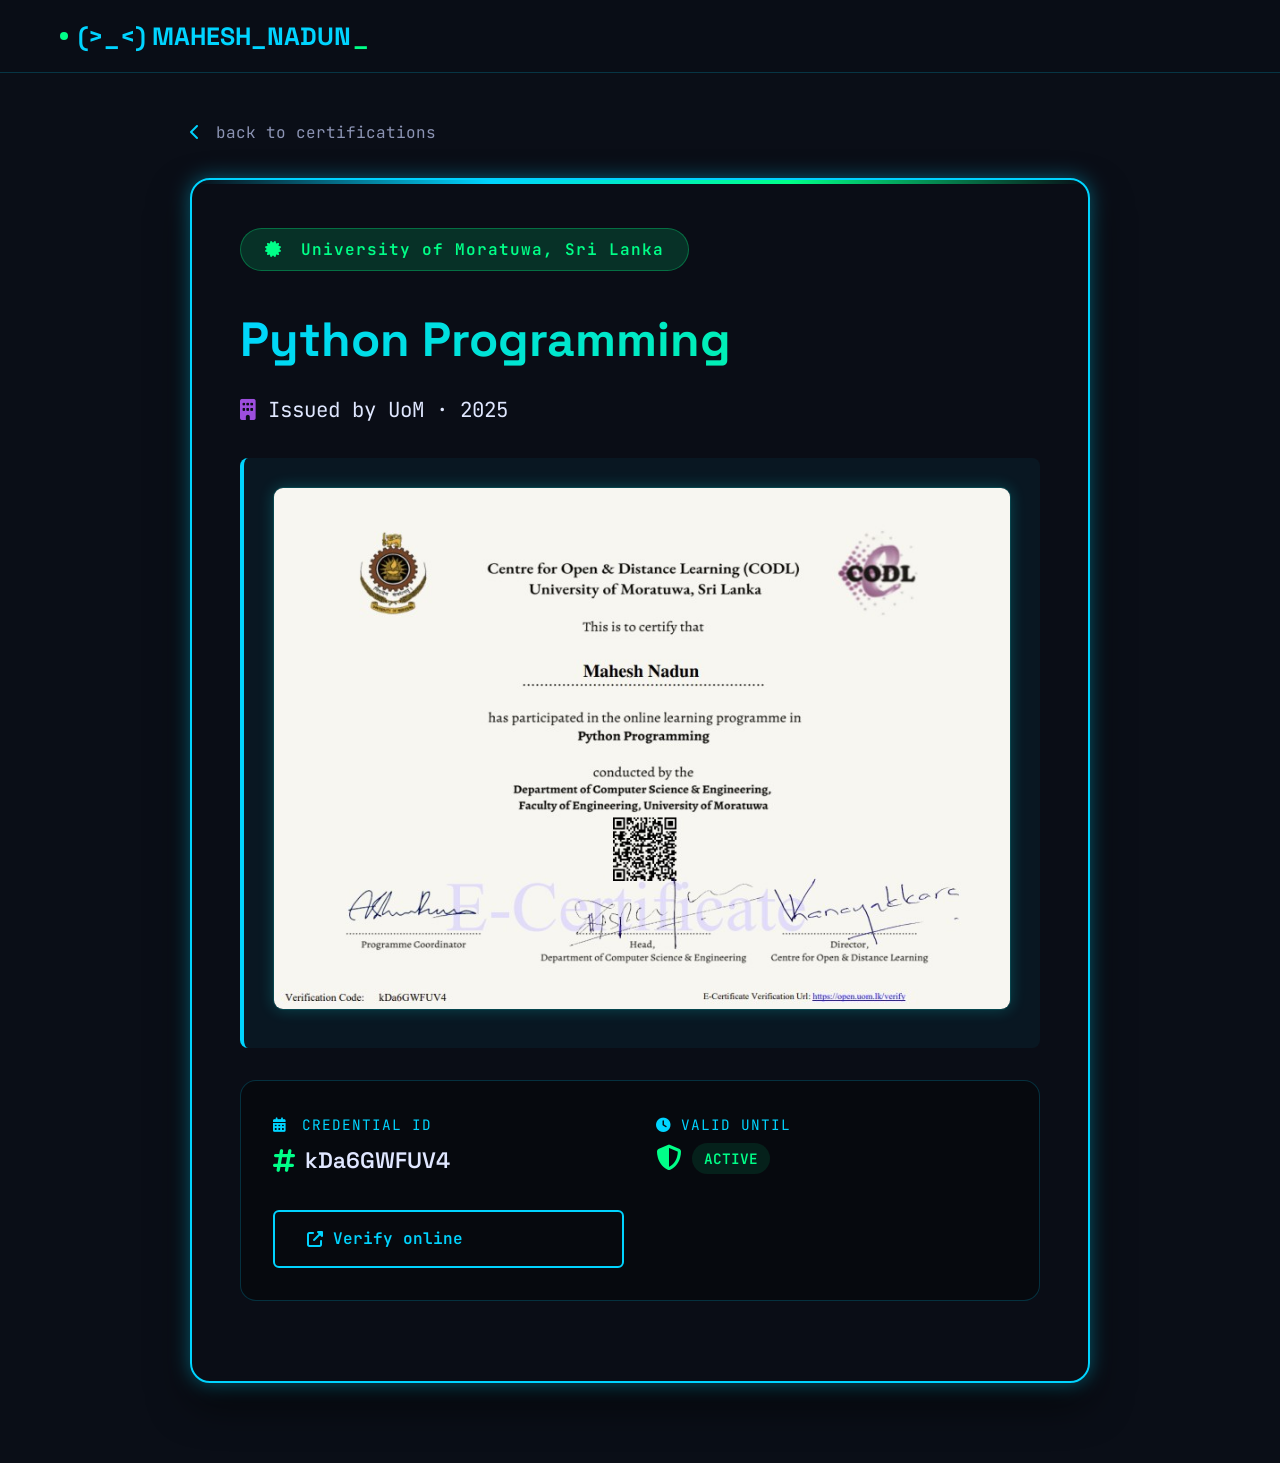
<file: PythonProgrammingE-Certificate.html>
<!DOCTYPE html>
<html lang="en">
<head>
    <link href="https://unpkg.com/aos@2.3.1/dist/aos.css" rel="stylesheet">
    <meta name="viewport" content="width=device-width, initial-scale=1.0">
    <meta charset="UTF-8">
    <meta name="viewport" content="width=device-width, initial-scale=1.0">
    <title>Mahesh Nadun · Certificate</title>

    <link rel="stylesheet" href="https://cdnjs.cloudflare.com/ajax/libs/font-awesome/6.4.0/css/all.min.css">

    <link href="https://fonts.googleapis.com/css2?family=Space+Grotesk:wght@300;400;500;600;700&family=JetBrains+Mono:wght@300;400&display=swap" rel="stylesheet">
    
    <link rel="stylesheet" href="allCertificate.css">
</head>
<body data-aos="fade-up">

    <header class="header" id="header">
        <div class="nav-container">
            <a href="#home" class="logo">
                <span class="logo-dot"></span>
                <span id="scramble-text" class="scramble-text">(>_<) MAHESH_NADUN</span>
            </a>
        </div>
    </header>

    <section class="certificate-page">
        <div class="certificate-container">
            
            <a href="index.html" class="back-link"><i class="fas fa-chevron-left"></i> back to certifications</a>

            <div class="cert-card-single">
                <span class="cert-badge-large"><i class="fas fa-certificate" style="margin-right: 8px;"></i> University of Moratuwa, Sri Lanka</span>
                <h2> Python Programming</h2>
                
                <div class="cert-issuer">
                    <i class="fas fa-building"></i> Issued by UoM · 2025
                </div>

                <div class="cert-description">
                    <img src="PythonProgrammingE-Certificate.jpg" alt="Certified Ethical Hacker Certificate" class="cert-image">
                </div>

                <div class="cert-meta-grid">
                    <div class="meta-item">
                        <span class="meta-label"><i class="fas fa-calendar-alt" style="margin-right: 5px;"></i> Credential ID</span>
                        <span class="meta-value"><i class="fas fa-hashtag"></i> kDa6GWFUV4</span>
                    </div>
                    <div class="meta-item">
                        <span class="meta-label"><i class="fas fa-clock"></i> Valid until</span>
                        <span class="meta-value"><i class="fas fa-shield-alt"></i>   <span class="verify-badge">ACTIVE</span></span>
                </div>

                    <a href="https://open.uom.lk/lms/?redirect=0" class="btn btn-outline" target="_blank">
                        <i class="fas fa-external-link-alt"></i> Verify online
                    </a>
                </div>
            </div>
        </div>
    </section>
            <script src="https://unpkg.com/aos@2.3.1/dist/aos.js"></script>
<script>
    AOS.init({
        duration: 1000,
        once: true
    });
</script>
</body>
</html>
</file>
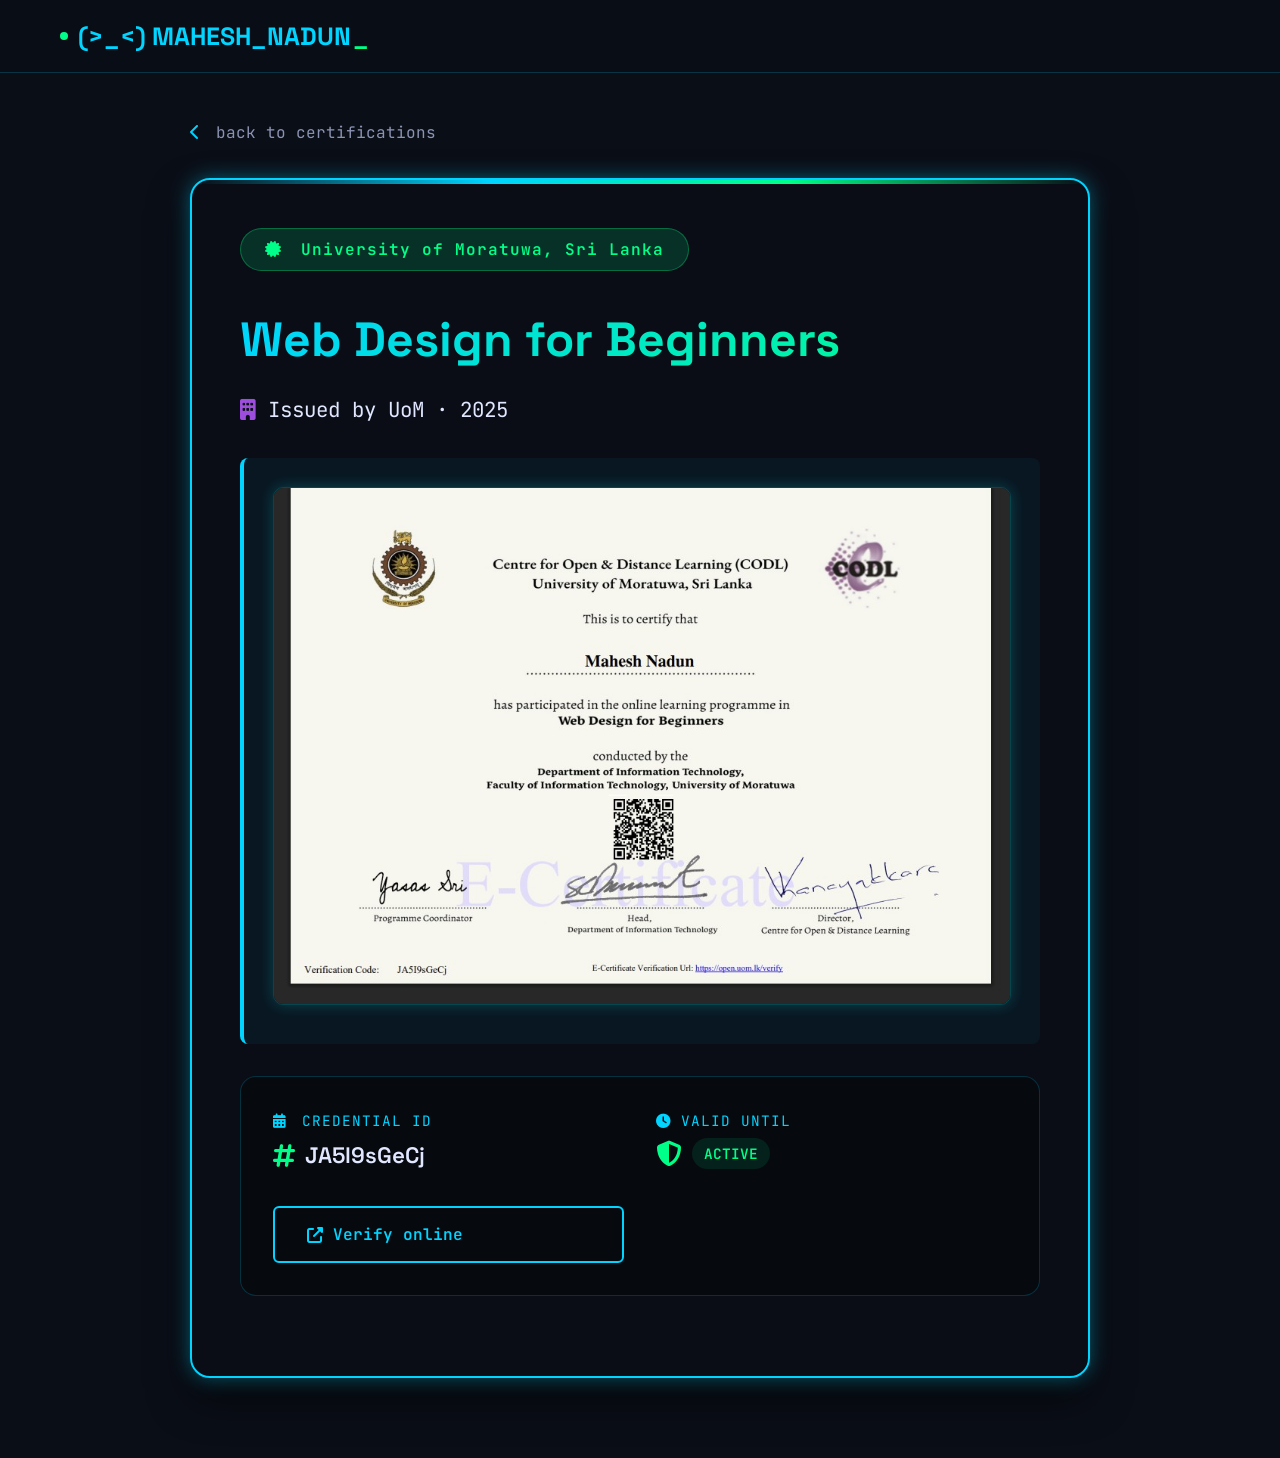
<file: WebDesignforBeginnersE-Certificate.html>
<!DOCTYPE html>
<html lang="en">
<head>
    <link href="https://unpkg.com/aos@2.3.1/dist/aos.css" rel="stylesheet">
    <meta name="viewport" content="width=device-width, initial-scale=1.0">
    <meta charset="UTF-8">
    <meta name="viewport" content="width=device-width, initial-scale=1.0">
    <title>Mahesh Nadun · Certificate</title>

    <link rel="stylesheet" href="https://cdnjs.cloudflare.com/ajax/libs/font-awesome/6.4.0/css/all.min.css">

    <link href="https://fonts.googleapis.com/css2?family=Space+Grotesk:wght@300;400;500;600;700&family=JetBrains+Mono:wght@300;400&display=swap" rel="stylesheet">
    
    <link rel="stylesheet" href="allCertificate.css">
</head>
<body data-aos="fade-up">

    <header class="header" id="header">
        <div class="nav-container">
            <a href="#home" class="logo">
                <span class="logo-dot"></span>
                <span id="scramble-text" class="scramble-text">(>_<) MAHESH_NADUN</span>
            </a>
        </div>
    </header>

    <section class="certificate-page">
        <div class="certificate-container">
            
            <a href="index.html" class="back-link"><i class="fas fa-chevron-left"></i> back to certifications</a>

            <div class="cert-card-single">
                <span class="cert-badge-large"><i class="fas fa-certificate" style="margin-right: 8px;"></i> University of Moratuwa, Sri Lanka</span>
                <h2> Web Design for Beginners</h2>
                
                <div class="cert-issuer">
                    <i class="fas fa-building"></i> Issued by UoM · 2025
                </div>

                <div class="cert-description">
                    <img src="WebDesignforBeginnersE-Certificate.jpg" alt="Certified Ethical Hacker Certificate" class="cert-image">
                </div>

                <div class="cert-meta-grid">
                    <div class="meta-item">
                        <span class="meta-label"><i class="fas fa-calendar-alt" style="margin-right: 5px;"></i> Credential ID</span>
                        <span class="meta-value"><i class="fas fa-hashtag"></i> JA5I9sGeCj</span>
                    </div>
                    <div class="meta-item">
                        <span class="meta-label"><i class="fas fa-clock"></i> Valid until</span>
                        <span class="meta-value"><i class="fas fa-shield-alt"></i>   <span class="verify-badge">ACTIVE</span></span>
                </div>

                    <a href="https://open.uom.lk/lms/?redirect=0" class="btn btn-outline" target="_blank">
                        <i class="fas fa-external-link-alt"></i> Verify online
                    </a>
                </div>
            </div>
        </div>
    </section>
            <script src="https://unpkg.com/aos@2.3.1/dist/aos.js"></script>
<script>
    AOS.init({
        duration: 1000,
        once: true
    });
</script>
</body>
</html>
</file>
<file: styles.css>
:root {
    --cyber-dark: #0a0e17;
    --cyber-darker: #050811;
    --cyber-blue: #00d4ff;
    --cyber-green: #00ff88;
    --cyber-red: #ff0055;
    --cyber-purple: #9d4edd;
    --cyber-yellow: #ffcc00;
    --cyber-gray: #8b93b3;
    --cyber-light: #e0e7ff;
    --gradient-cyber: linear-gradient(135deg, var(--cyber-blue), var(--cyber-green));
    --gradient-hacker: linear-gradient(135deg, var(--cyber-purple), var(--cyber-red));
    --shadow-glow-blue: 0 0 20px rgba(0, 212, 255, 0.4);
    --shadow-glow-green: 0 0 20px rgba(0, 255, 136, 0.4);
    --shadow-glow-red: 0 0 20px rgba(255, 0, 85, 0.4);
    --font-main: 'Space Grotesk', sans-serif;
    --font-mono: 'JetBrains Mono', monospace;
    --section-padding: 100px 20px;
}
* {
    margin: 0;
    padding: 0;
    box-sizing: border-box;
}
html {
    scroll-behavior: smooth;
    scroll-padding-top: 80px;
}
body {
    font-family: var(--font-main);
    background-color: var(--cyber-dark);
    color: var(--cyber-light);
    line-height: 1.6;
    overflow-x: hidden;
    position: relative;
}
#matrix-bg {
    position: fixed;
    top: 0;
    left: 0;
    width: 100%;
    height: 100%;
    z-index: -1;
    opacity: 0.03;
    pointer-events: none;
}
.header {
    position: fixed;
    top: 0;
    left: 0;
    width: 100%;
    z-index: 1000;
    background: rgba(10, 14, 23, 0.95);
    backdrop-filter: blur(10px);
    border-bottom: 1px solid rgba(0, 212, 255, 0.2);
    padding: 1rem 0;
    transition: all 0.3s ease;
}
.header.scrolled {
    padding: 0.5rem 0;
    box-shadow: var(--shadow-glow-blue);
}
.nav-container {
    max-width: 1200px;
    margin: 0 auto;
    padding: 0 20px;
    display: flex;
    justify-content: space-between;
    align-items: center;
}
.logo {
    display: flex;
    align-items: center;
    gap: 10px;
    font-size: 1.5rem;
    font-weight: 700;
    color: var(--cyber-blue);
    text-decoration: none;
}
.logo-dot {
    width: 8px;
    height: 8px;
    background: var(--cyber-green);
    border-radius: 50%;
    animation: pulse 2s infinite;
}
@keyframes pulse {
    0%, 100% { opacity: 1; }
    50% { opacity: 0.5; }
}
.nav-links {
    display: flex;
    gap: 2rem;
    list-style: none;
}
.nav-links a {
    color: var(--cyber-light);
    text-decoration: none;
    font-weight: 500;
    padding: 8px 16px;
    border-radius: 4px;
    transition: all 0.3s ease;
    position: relative;
    font-family: var(--font-mono);
    font-size: 0.9rem;
}
.nav-links a::before {
    content: '>';
    color: var(--cyber-blue);
    margin-right: 5px;
    opacity: 0;
    transition: opacity 0.3s ease;
}
.nav-links a:hover::before {
    opacity: 1;
}
.nav-links a:hover {
    background: rgba(0, 212, 255, 0.1);
    color: var(--cyber-blue);
}
/* Scramble Text Effect */
.scramble-text {
    display: inline-flex;
    cursor: pointer;
    position: relative;
}
.scramble-text span {
    display: inline-block;
    transition: all 0.2s ease;
    min-width: 0.6em;
    text-align: center;
    color: var(--cyber-blue);
    animation: glow 2s infinite;
}
/* Section titles scramble effect */
.section-title {
    font-size: 2.5rem;
    margin-bottom: 1rem;
    color: var(--cyber-blue);
    position: relative;
    display: inline-block;
}
.section-title span {
    display: inline-block;
    transition: all 0.3s ease;
    min-width: 0.4em;
    text-align: center;
}
.section-title::after {
    content: '';
    position: absolute;
    bottom: -10px;
    left: 0;
    width: 60px;
    height: 4px;
    background: var(--gradient-cyber);
    border-radius: 2px;
}
/* Glow animation */
@keyframes glow {
    0%, 100% {
        text-shadow: 0 0 5px rgba(0, 212, 255, 0.5);
    }
    50% {
        text-shadow: 0 0 15px rgba(0, 255, 136, 0.8);
    }
}
/* Typing cursor effect */
.scramble-text::after {
    content: '_';
    color: var(--cyber-green);
    animation: blink 1s infinite;
    margin-left: 2px;
    opacity: 0.7;
}
@keyframes blink {
    0%, 100% { opacity: 1; }
    50% { opacity: 0; }
}
/* Hero Section */
.hero {
    min-height: 100vh;
    display: flex;
    align-items: center;
    padding-top: 80px;
    position: relative;
    overflow: hidden;
}
.hero::before {
    content: '';
    position: absolute;
    top: 0;
    right: 0;
    width: 50%;
    height: 100%;
    background: radial-gradient(circle at center, rgba(0, 212, 255, 0.1) 0%, transparent 70%);
}
.hero-container {
    max-width: 1200px;
    margin: 0 auto;
    padding: 0 20px;
    display: grid;
    grid-template-columns: 1fr 1fr;
    gap: 4rem;
    align-items: center;
}
.hero-content h1 {
    font-size: 3.5rem;
    line-height: 1.1;
    margin-bottom: 1.5rem;
    background: linear-gradient(to right, var(--cyber-blue), var(--cyber-green));
    -webkit-background-clip: text;
    background-clip: text;
    color: transparent;
}
.hero-subtitle {
    font-size: 1.2rem;
    color: var(--cyber-gray);
    margin-bottom: 2rem;
    font-family: var(--font-mono);
}
.hero-badge {
    display: inline-block;
    background: rgba(0, 255, 136, 0.1);
    color: var(--cyber-green);
    padding: 8px 16px;
    border-radius: 4px;
    font-family: var(--font-mono);
    font-size: 0.9rem;
    margin-bottom: 2rem;
    border: 1px solid rgba(0, 255, 136, 0.3);
}
.hero-stats {
    display: flex;
    gap: 2rem;
    margin: 2rem 0;
}
.stat-item {
    text-align: center;
}
.stat-number {
    display: block;
    font-size: 2rem;
    font-weight: 700;
    color: var(--cyber-blue);
    margin-bottom: 5px;
}
.stat-label {
    font-size: 0.9rem;
    color: var(--cyber-gray);
    font-family: var(--font-mono);
}
.hero-btns {
    display: flex;
    gap: 1rem;
    margin-top: 2rem;
}
.btn {
    display: inline-flex;
    align-items: center;
    gap: 10px;
    padding: 12px 24px;
    border-radius: 4px;
    text-decoration: none;
    font-weight: 600;
    transition: all 0.3s ease;
    font-family: var(--font-mono);
    border: 2px solid transparent;
}
.btn-primary {
    background: var(--gradient-cyber);
    color: var(--cyber-dark);
}
.btn-primary:hover {
    transform: translateY(-3px);
    box-shadow: var(--shadow-glow-blue);
}
.btn-outline {
    background: transparent;
    color: var(--cyber-blue);
    border-color: var(--cyber-blue);
}
.btn-outline:hover {
    background: rgba(0, 212, 255, 0.1);
    box-shadow: var(--shadow-glow-blue);
}
.hero-image {
    position: relative;
}
.profile-container {
    position: relative;
    width: 400px;
    height: 400px;
    margin: 0 auto;
}
.profile-frame {
    width: 100%;
    height: 100%;
    border: 2px solid var(--cyber-blue);
    border-radius: 10px;
    position: relative;
    overflow: hidden;
    box-shadow: var(--shadow-glow-blue);
}
.profile-image {
    width: 100%;
    height: 100%;
    object-fit: cover;
    filter: grayscale(0.2) contrast(1.1);
}
.profile-overlay {
    position: absolute;
    top: 0;
    left: 0;
    width: 100%;
    height: 100%;
    background: linear-gradient(45deg, transparent 50%, rgba(0, 212, 255, 0.1));
    pointer-events: none;
}
.scan-line {
    position: absolute;
    top: 0;
    left: 0;
    width: 100%;
    height: 3px;
    background: var(--cyber-green);
    animation: scan 3s linear infinite;
    box-shadow: 0 0 10px var(--cyber-green);
}
@keyframes scan {
    0% { top: 0; }
    100% { top: 100%; }
}
/* Sections Common */
.section {
    padding: var(--section-padding);
    position: relative;
}
#skills, #projects {
    background: rgba(5, 8, 17, 0.5);
}
.container {
    max-width: 1200px;
    margin: 0 auto;
    padding: 0 20px;
}
.section-subtitle {
    font-size: 1.1rem;
    color: var(--cyber-gray);
    margin-bottom: 3rem;
    max-width: 600px;
}
/* About Section */
.about-content {
    max-width: 1200px;
    margin: 0 auto;
    display: grid;
    grid-template-columns: 1fr 1fr;
    gap: 4rem;
    align-items: center;
}
.about-text p {
    margin-bottom: 1.5rem;
    font-size: 1.1rem;
}
.cyber-highlight {
    color: var(--cyber-green);
    font-weight: 600;
}
.about-box {
    background: rgba(10, 14, 23, 0.8);
    border: 1px solid rgba(0, 212, 255, 0.2);
    border-radius: 10px;
    padding: 2rem;
    position: relative;
    overflow: hidden;
}
.about-box::before {
    content: '';
    position: absolute;
    top: 0;
    left: 0;
    width: 4px;
    height: 100%;
    background: var(--gradient-cyber);
}
.about-box h3 {
    color: var(--cyber-blue);
    margin-bottom: 1.5rem;
    display: flex;
    align-items: center;
    gap: 10px;
}
/* Skills Section */
.skills-container {
    max-width: 1200px;
    margin: 0 auto;
}
.skills-grid {
    display: grid;
    grid-template-columns: repeat(auto-fit, minmax(350px, 1fr));
    gap: 2rem;
}
.skill-category {
    background: rgba(10, 14, 23, 0.8);
    border: 1px solid rgba(0, 212, 255, 0.2);
    border-radius: 10px;
    padding: 2rem;
    transition: all 0.3s ease;
}
.skill-category:hover {
    border-color: var(--cyber-blue);
    transform: translateY(-5px);
    box-shadow: var(--shadow-glow-blue);
}
.skill-header {
    display: flex;
    align-items: center;
    gap: 1rem;
    margin-bottom: 1.5rem;
    padding-bottom: 1rem;
    border-bottom: 1px solid rgba(0, 212, 255, 0.1);
}
.skill-icon {
    width: 50px;
    height: 50px;
    background: rgba(0, 212, 255, 0.1);
    border-radius: 8px;
    display: flex;
    align-items: center;
    justify-content: center;
    color: var(--cyber-blue);
    font-size: 1.5rem;
}
.skill-list {
    list-style: none;
}
.skill-item {
    display: flex;
    justify-content: space-between;
    align-items: center;
    padding: 0.8rem 0;
    border-bottom: 1px solid rgba(255, 255, 255, 0.05);
}
.skill-item:last-child {
    border-bottom: none;
}
.skill-level {
    display: flex;
    gap: 4px;
}
.level-dot {
    width: 10px;
    height: 10px;
    border-radius: 50%;
    background: rgba(255, 255, 255, 0.1);
}
.level-dot.active {
    background: var(--cyber-green);
}
/* Certifications */
.certs-grid {
    display: grid;
    grid-template-columns: repeat(auto-fit, minmax(300px, 1fr));
    gap: 2rem;
    max-width: 1200px;
    margin: 0 auto;
}
.cert-card {
    background: rgba(10, 14, 23, 0.8);
    border: 1px solid rgba(0, 212, 255, 0.2);
    border-radius: 10px;
    padding: 2rem;
    transition: all 0.3s ease;
    position: relative;
    overflow: hidden;
}
.cert-card:hover {
    border-color: var(--cyber-green);
    transform: translateY(-5px);
    box-shadow: var(--shadow-glow-green);
}
.cert-card::before {
    content: '🔐';
    position: absolute;
    top: 20px;
    right: 20px;
    font-size: 2rem;
    opacity: 0.1;
}
.cert-badge {
    display: inline-block;
    background: rgba(0, 255, 136, 0.1);
    color: var(--cyber-green);
    padding: 4px 12px;
    border-radius: 4px;
    font-size: 0.8rem;
    font-family: var(--font-mono);
    margin-bottom: 1rem;
}
/* Projects Section */
.projects-grid {
    display: grid;
    grid-template-columns: repeat(auto-fit, minmax(350px, 1fr));
    gap: 2rem;
    max-width: 1200px;
    margin: 0 auto;
}
.project-card {
    background: rgba(10, 14, 23, 0.8);
    border: 1px solid rgba(0, 212, 255, 0.2);
    border-radius: 10px;
    overflow: hidden;
    transition: all 0.3s ease;
}
.project-card:hover {
    border-color: var(--cyber-green);
    transform: translateY(-10px);
    box-shadow: var(--shadow-glow-green);
}
.project-header {
    padding: 1.5rem;
    border-bottom: 1px solid rgba(0, 212, 255, 0.1);
}
.project-category {
    display: inline-block;
    background: rgba(157, 78, 221, 0.1);
    color: var(--cyber-purple);
    padding: 4px 12px;
    border-radius: 4px;
    font-size: 0.8rem;
    font-family: var(--font-mono);
    margin-bottom: 0.5rem;
}
.project-content {
    padding: 1.5rem;
}
.project-tech {
    display: flex;
    flex-wrap: wrap;
    gap: 0.5rem;
    margin: 1rem 0;
}
.tech-tag {
    background: rgba(0, 212, 255, 0.1);
    color: var(--cyber-blue);
    padding: 4px 10px;
    border-radius: 4px;
    font-size: 0.8rem;
    font-family: var(--font-mono);
}
.contact-container {
    max-width: 1200px;
    margin: 0 auto;
    display: grid;
    grid-template-columns: 1fr 1fr;
    gap: 4rem;
}
.contact-info h3 {
    color: var(--cyber-blue);
    margin-bottom: 1.5rem;
}
.contact-item {
    display: flex;
    align-items: center;
    gap: 1rem;
    margin-bottom: 1.5rem;
    padding: 1rem;
    background: rgba(10, 14, 23, 0.8);
    border: 1px solid rgba(0, 212, 255, 0.2);
    border-radius: 8px;
}
.contact-icon {
    width: 50px;
    height: 50px;
    background: rgba(0, 212, 255, 0.1);
    border-radius: 8px;
    display: flex;
    align-items: center;
    justify-content: center;
    color: var(--cyber-blue);
    font-size: 1.25rem;
}
.social-links {
    display: flex;
    gap: 1rem;
    margin-top: 2rem;
}
.social-link {
    width: 50px;
    height: 50px;
    background: rgba(10, 14, 23, 0.8);
    border: 1px solid rgba(0, 212, 255, 0.2);
    border-radius: 8px;
    display: flex;
    align-items: center;
    justify-content: center;
    color: var(--cyber-blue);
    text-decoration: none;
    transition: all 0.3s ease;
}
.social-link:hover {
    background: var(--cyber-blue);
    color: var(--cyber-dark);
    transform: translateY(-3px);
    box-shadow: var(--shadow-glow-blue);
}
.contact-form {
    background: rgba(10, 14, 23, 0.8);
    border: 1px solid rgba(0, 212, 255, 0.2);
    border-radius: 10px;
    padding: 2rem;
}
.form-group {
    margin-bottom: 1.5rem;
}
.form-label {
    display: block;
    margin-bottom: 0.5rem;
    color: var(--cyber-light);
    font-family: var(--font-mono);
    font-size: 0.9rem;
}
.form-control {
    width: 100%;
    padding: 12px;
    background: rgba(5, 8, 17, 0.5);
    border: 1px solid rgba(0, 212, 255, 0.3);
    border-radius: 4px;
    color: var(--cyber-light);
    font-family: var(--font-mono);
    transition: all 0.3s ease;
}
.form-control:focus {
    outline: none;
    border-color: var(--cyber-blue);
    box-shadow: var(--shadow-glow-blue);
}
/* Footer */
.footer {
    background: var(--cyber-darker);
    padding: 4rem 0 2rem;
    border-top: 1px solid rgba(0, 212, 255, 0.2);
}
.footer-content {
    max-width: 1200px;
    margin: 0 auto;
    padding: 0 20px;
    display: grid;
    grid-template-columns: repeat(auto-fit, minmax(250px, 1fr));
    gap: 3rem;
    margin-bottom: 3rem;
}
.copyright {
    text-align: center;
    padding-top: 2rem;
    border-top: 1px solid rgba(0, 212, 255, 0.1);
    color: var(--cyber-gray);
    font-family: var(--font-mono);
    font-size: 0.9rem;
}
.back-to-top {
    position: fixed;
    bottom: 30px;
    right: 30px;
    width: 50px;
    height: 50px;
    background: rgba(0, 212, 255, 0.1);
    border: 1px solid rgba(0, 212, 255, 0.3);
    border-radius: 50%;
    color: var(--cyber-blue);
    display: flex;
    align-items: center;
    justify-content: center;
    text-decoration: none;
    opacity: 0;
    visibility: hidden;
    transition: all 0.3s ease;
    z-index: 1000;
}
.back-to-top.visible {
    opacity: 1;
    visibility: visible;
}
.back-to-top:hover {
    background: var(--cyber-blue);
    color: var(--cyber-dark);
    box-shadow: var(--shadow-glow-blue);
}
@media (max-width: 992px) {
    .hero-container,
    .about-content,
    .contact-container {
        grid-template-columns: 1fr;
        text-align: center;
    }
    
    .hero-image {
        order: -1;
    }
    
    .profile-container {
        width: 300px;
        height: 300px;
    }
    
    .nav-links {
        display: none;
    }
}
@media (max-width: 768px) {
    .hero-content h1 {
        font-size: 2.5rem;
    }
    
    .section {
        padding: 60px 20px;
    }
    
    .section-title {
        font-size: 2rem;
    }
    
    .hero-stats {
        flex-direction: column;
        gap: 1rem;
    }
}
@media (max-width: 480px) {
    .project-card,
    .cert-card {
        margin: 0 -20px;
        border-radius: 0;
        border-left: none;
        border-right: none;
    }
}
.certs-wrapper {
    max-height: 600px; 
    overflow-y: auto;  
    padding-right: 10px; 
    border: 5px solid rgba(0, 212, 255, 0.2); 
    border-radius: 10px;
    background: rgba(10, 14, 23, 0.8);
    box-shadow: 0 0 20px rgba(0, 212, 255, 0.1);
    padding-top: 9px;     
    padding-right: 8px;   
    padding-bottom: 9px;  
    padding-left: 8px;    
}
.certs-wrapper::-webkit-scrollbar {
    width: 8px;
}
.certs-wrapper::-webkit-scrollbar-track {
    background: rgba(255, 255, 255, 0.05);
    border-radius: 4px;
}
.certs-wrapper::-webkit-scrollbar-thumb {
    background: var(--cyber-blue);
    border-radius: 4px;
}
.certs-grid a {
    text-decoration: none;     
    color: inherit;            
}
.skills-grid {
    display: grid;
    grid-template-columns: repeat(2, 1fr); 
    grid-auto-rows: auto; 
    gap: 2rem; 
}
.skills-grid .skill-category:nth-child(3) {
    grid-column: 1 / -1; 
}
.skill-category.programming ul.skill-list {
    display: grid;
    grid-template-columns: repeat(2, 1fr); 
    gap: 1.5rem 10rem; 
}
/* Add to the end of your styles.css file */

/* Better mobile responsiveness */
@media (max-width: 768px) {
    /* Header adjustments */
    .header {
        padding: 0.8rem 0;
    }
    
    .nav-container {
        padding: 0 15px;
    }
    
    .logo {
        font-size: 1.2rem;
    }
    
    .scramble-text {
        font-size: 18px !important;
    }
    
    /* Hero section */
    .hero {
        min-height: auto;
        padding: 100px 0 60px;
    }
    
    .hero-container {
        gap: 2rem;
    }
    
    .hero-content h1 {
        font-size: 2rem;
        line-height: 1.2;
    }
    
    .hero-subtitle {
        font-size: 1rem;
    }
    
    .hero-badge {
        font-size: 0.8rem;
        padding: 6px 12px;
    }
    
    .hero-stats {
        flex-direction: row;
        justify-content: center;
        gap: 1.5rem;
        margin: 1.5rem 0;
    }
    
    .stat-number {
        font-size: 1.5rem;
    }
    
    .stat-label {
        font-size: 0.8rem;
    }
    
    .hero-btns {
        flex-direction: column;
        gap: 1rem;
        align-items: stretch;
    }
    
    .hero-btns .btn {
        justify-content: center;
    }
    
    /* Profile image */
    .profile-container {
        width: 250px;
        height: 250px;
    }
    
    /* About section */
    .about-content {
        gap: 2rem;
    }
    
    .about-text p {
        font-size: 1rem;
    }
    
    .about-box {
        padding: 1.5rem;
    }
    
    /* Skills section */
    .skills-grid {
        grid-template-columns: 1fr !important;
        gap: 1.5rem;
    }
    
    .skill-category.programming ul.skill-list {
        grid-template-columns: 1fr !important;
        gap: 0.5rem;
    }
    
    .skill-category {
        padding: 1.5rem;
    }
    
    .skill-item {
        flex-direction: column;
        align-items: flex-start;
        gap: 0.5rem;
    }
    
    .skill-level {
        width: 100%;
        justify-content: space-between;
    }
    
    .level-dot {
        width: 12px;
        height: 12px;
    }
    
    /* Certifications */
    .certs-wrapper {
        max-height: none;
        overflow-y: visible;
        padding: 15px;
    }
    
    .certs-grid {
        grid-template-columns: 1fr;
        gap: 1.5rem;
    }
    
    .cert-card {
        padding: 1.5rem;
    }
    
    .cert-card h3 {
        font-size: 1.3rem;
    }
    
    /* Projects */
    .projects-grid {
        grid-template-columns: 1fr;
    }
    
    /* Contact section */
    .contact-container {
        gap: 2rem;
    }
    
    .contact-info h3 {
        font-size: 1.3rem;
    }
    
    .contact-item {
        padding: 0.8rem;
    }
    
    .contact-icon {
        width: 40px;
        height: 40px;
        font-size: 1rem;
    }
    
    .social-links {
        justify-content: center;
    }
    
    .social-link {
        width: 45px;
        height: 45px;
    }
    
    .contact-form {
        padding: 1.5rem;
    }
    
    .form-control {
        padding: 10px;
    }
    
    /* Footer */
    .footer-content {
        grid-template-columns: 1fr;
        gap: 2rem;
        text-align: center;
    }
    
    .footer-content div:first-child p {
        margin: 0 auto;
    }
    
    .copyright {
        font-size: 0.8rem;
        padding: 1.5rem 15px 0;
    }
    
    /* Back to top button */
    .back-to-top {
        bottom: 20px;
        right: 20px;
        width: 45px;
        height: 45px;
    }
}

/* Extra small devices */
@media (max-width: 480px) {
    .section {
        padding: 50px 15px;
    }
    
    .section-title {
        font-size: 1.8rem;
    }
    
    .section-subtitle {
        font-size: 0.95rem;
    }
    
    .hero-content h1 {
        font-size: 1.8rem;
    }
    
    .profile-container {
        width: 220px;
        height: 220px;
    }
    
    .hero-stats {
        flex-direction: column;
        gap: 1rem;
    }
    
    .stat-item {
        display: flex;
        justify-content: space-between;
        align-items: center;
        padding: 0 20px;
    }
    
    .cert-card,
    .project-card {
        margin: 0;
        border-radius: 10px;
        border-left: 1px solid rgba(0, 212, 255, 0.2);
        border-right: 1px solid rgba(0, 212, 255, 0.2);
    }
    
    .certs-wrapper {
        padding: 10px;
    }
    
    .contact-item {
        flex-direction: column;
        text-align: center;
    }
    
    .footer-content {
        padding: 0 15px;
    }
    
    .back-to-top {
        bottom: 15px;
        right: 15px;
        width: 40px;
        height: 40px;
    }
}

/* Fix for certificate pages */
@media (max-width: 768px) {
    .certificate-page {
        padding: 100px 15px 60px;
    }
    
    .cert-card-single {
        padding: 1.5rem;
    }
    
    .cert-card-single h2 {
        font-size: 1.8rem;
    }
    
    .cert-badge-large {
        font-size: 0.8rem;
        padding: 6px 16px;
    }
    
    .cert-issuer {
        font-size: 1.1rem;
    }
    
    .cert-description {
        padding: 1.2rem;
        font-size: 1rem;
        margin: 1.5rem 0;
    }
    
    .cert-meta-grid {
        grid-template-columns: 1fr;
        gap: 1rem;
        padding: 1.5rem;
    }
    
    .meta-value {
        font-size: 1.2rem;
    }
    
    .action-buttons {
        flex-direction: column;
        gap: 1rem;
    }
    
    .btn {
        width: 100%;
        justify-content: center;
    }
}

/* Improve touch targets for mobile */
.nav-links a,
.btn,
.social-link,
.back-to-top,
.cert-card a,
.project-card a {
    min-height: 44px;
    min-width: 44px;
    display: inline-flex;
    align-items: center;
    justify-content: center;
}

/* Prevent text overflow */
h1, h2, h3, p {
    word-wrap: break-word;
    overflow-wrap: break-word;
}

/* Better scrolling on mobile */
.certs-wrapper {
    -webkit-overflow-scrolling: touch;
}
/* Mobile: Make certificates scrollable */
@media (max-width: 768px) {
    .certs-grid {
        display: flex !important;
        flex-direction: column !important;
        gap: 1rem !important;
        max-height: 500px !important;
        overflow-y: auto !important;
        padding-right: 10px !important;
        -webkit-overflow-scrolling: touch !important;
    }
    
    /* Individual certificate cards - full width on mobile */
    .certs-grid .cert-card {
        width: 100% !important;
        margin-bottom: 0 !important;
        flex-shrink: 0 !important;
    }
    
    /* Scrollbar styling for mobile */
    .certs-grid::-webkit-scrollbar {
        width: 6px !important;
    }
    
    .certs-grid::-webkit-scrollbar-track {
        background: rgba(255, 255, 255, 0.05) !important;
        border-radius: 4px !important;
    }
    
    .certs-grid::-webkit-scrollbar-thumb {
        background: var(--cyber-blue) !important;
        border-radius: 4px !important;
    }
}
/* Projects Wrapper - Same as certs-wrapper */
.projects-wrapper {
    max-height: 600px;
    overflow-y: auto;
    padding-right: 10px;
    border: 2px solid rgba(0, 212, 255, 0.2);
    border-radius: 10px;
    background: rgba(10, 14, 23, 0.8);
    box-shadow: 0 0 20px rgba(0, 212, 255, 0.1);
    padding: 10px;
    margin-top: 2rem;
}

.projects-wrapper::-webkit-scrollbar {
    width: 8px;
}

.projects-wrapper::-webkit-scrollbar-track {
    background: rgba(255, 255, 255, 0.05);
    border-radius: 4px;
}

.projects-wrapper::-webkit-scrollbar-thumb {
    background: var(--cyber-blue);
    border-radius: 4px;
}

.projects-wrapper::-webkit-scrollbar-thumb:hover {
    background: var(--cyber-green);
}

/* Projects Grid - Desktop View */
.projects-grid {
    display: grid;
    grid-template-columns: repeat(auto-fit, minmax(350px, 1fr));
    gap: 2rem;
    max-width: 1200px;
    margin: 0 auto;
}

/* Mobile View - Make Projects Scrollable */
@media (max-width: 768px) {
    .projects-wrapper {
        max-height: 500px;
        overflow-y: auto;
        border: 2px solid rgba(0, 212, 255, 0.3);
        padding: 15px;
    }
    
    .projects-grid {
        display: flex;
        flex-direction: column;
        gap: 1.5rem;
        padding: 0;
    }
    
    .project-card {
        width: 100%;
        margin-bottom: 0;
        flex-shrink: 0;
    }
    
    /* Project card hover effect for mobile */
    .project-card:hover {
        transform: translateY(-3px);
    }
}

/* Extra small devices */
@media (max-width: 480px) {
    .projects-wrapper {
        max-height: 450px;
        padding: 10px;
    }
    
    .project-card .btn {
        width: 100%;
        justify-content: center;
    }
    
    .project-card .btn-outline {
        margin-bottom: 0.5rem;
    }
    
    .project-content div[style*="display: flex"] {
        flex-direction: column;
    }
}
</file>
<file: allCertificate.css>
:root {
    --cyber-dark: #0a0e17;
    --cyber-darker: #050811;
    --cyber-blue: #00d4ff;
    --cyber-green: #00ff88;
    --cyber-red: #ff0055;
    --cyber-purple: #9d4edd;
    --cyber-yellow: #ffcc00;
    --cyber-gray: #8b93b3;
    --cyber-light: #e0e7ff;
    --gradient-cyber: linear-gradient(135deg, var(--cyber-blue), var(--cyber-green));
    --gradient-hacker: linear-gradient(135deg, var(--cyber-purple), var(--cyber-red));
    --shadow-glow-blue: 0 0 20px rgba(0, 212, 255, 0.4);
    --shadow-glow-green: 0 0 20px rgba(0, 255, 136, 0.4);
    --font-main: 'Space Grotesk', sans-serif;
    --font-mono: 'JetBrains Mono', monospace;
    --section-padding: 100px 20px;
}
* {
    margin: 0;
    padding: 0;
    box-sizing: border-box;
}
html {
    scroll-behavior: smooth;
}
body {
    font-family: var(--font-main);
    background-color: var(--cyber-dark);
    color: var(--cyber-light);
    line-height: 1.6;
    overflow-x: hidden;
    position: relative;
    min-height: 100vh;
    display: flex;
    flex-direction: column;
}
#matrix-bg {
    position: fixed;
    top: 0;
    left: 0;
    width: 100%;
    height: 100%;
    z-index: -1;
    opacity: 0.03;
    pointer-events: none;
}
.header {
    position: fixed;
    top: 0;
    left: 0;
    width: 100%;
    z-index: 1000;
    background: rgba(10, 14, 23, 0.95);
    backdrop-filter: blur(10px);
    border-bottom: 1px solid rgba(0, 212, 255, 0.2);
    padding: 1rem 0;
}
.nav-container {
    max-width: 1200px;
    margin: 0 auto;
    padding: 0 20px;
    display: flex;
    justify-content: space-between;
    align-items: center;
}
.logo {
    display: flex;
    align-items: center;
    gap: 10px;
    font-size: 1.5rem;
    font-weight: 700;
    color: var(--cyber-blue);
    text-decoration: none;
}
.logo-dot {
    width: 8px;
    height: 8px;
    background: var(--cyber-green);
    border-radius: 50%;
    animation: pulse 2s infinite;
}
@keyframes pulse {
    0%, 100% { opacity: 1; }
    50% { opacity: 0.5; }
}
.scramble-text {
    display: inline-flex;
    cursor: pointer;
    position: relative;
    font-size: 25px;
}
.scramble-text::after {
    content: '_';
    color: var(--cyber-green);
    animation: blink 1s infinite;
    margin-left: 2px;
}
@keyframes blink {
    0%, 100% { opacity: 1; }
    50% { opacity: 0; }
}
.certificate-page {
    flex: 1;
    display: flex;
    align-items: center;
    justify-content: center;
    padding: 120px 20px 80px; /* header offset */
}
.certificate-container {
    max-width: 900px;
    width: 100%;
    margin: 0 auto;
}
.back-link {
    margin-bottom: 2rem;
    display: inline-block;
    color: var(--cyber-gray);
    font-family: var(--font-mono);
    text-decoration: none;
    transition: color 0.3s;
}
.back-link i {
    margin-right: 6px;
    color: var(--cyber-blue);
}
.back-link:hover {
    color: var(--cyber-blue);
}
.cert-card-single {
    background: rgba(10, 14, 23, 0.9);
    border: 2px solid var(--cyber-blue);
    border-radius: 20px;
    padding: 3rem;
    box-shadow: var(--shadow-glow-blue), 0 20px 40px rgba(0,0,0,0.6);
    backdrop-filter: blur(4px);
    position: relative;
    overflow: hidden;
    transition: all 0.3s ease;
}
.cert-card-single:hover {
    border-color: var(--cyber-green);
    box-shadow: var(--shadow-glow-green);
}
.cert-card-single::before {
    content: '';
    position: absolute;
    top: 0;
    left: 0;
    width: 100%;
    height: 4px;
    background: linear-gradient(90deg, transparent, var(--cyber-blue), var(--cyber-green), transparent);
    animation: scanLine 4s linear infinite;
}
@keyframes scanLine {
        0% { transform: translateX(-100%); }
        100% { transform: translateX(100%); }
}
.cert-badge-large {
    display: inline-block;
    background: rgba(0, 255, 136, 0.15);
    color: var(--cyber-green);
    padding: 8px 24px;
    border-radius: 40px;
    font-family: var(--font-mono);
    font-size: 1rem;
    font-weight: 600;
    letter-spacing: 1px;
    border: 1px solid rgba(0, 255, 136, 0.3);
    margin-bottom: 1.5rem;
}
.cert-card-single h2 {
    font-size: 3rem;
    line-height: 1.2;
    margin: 1rem 0 1.5rem;
    background: linear-gradient(135deg, var(--cyber-blue), var(--cyber-green));
    -webkit-background-clip: text;
    background-clip: text;
    color: transparent;
}
.cert-issuer {
    display: flex;
    align-items: center;
    gap: 12px;
    font-size: 1.3rem;
    color: var(--cyber-light);
    margin-bottom: 1rem;
    font-family: var(--font-mono);
}
.cert-issuer i {
    color: var(--cyber-purple);
}
.cert-description {
    background: rgba(0, 212, 255, 0.05);
    border-left: 4px solid var(--cyber-blue);
    padding: 1.8rem;
    border-radius: 8px;
    margin: 2rem 0;
    font-size: 1.2rem;
    color: var(--cyber-gray);
}
.cert-meta-grid {
    display: grid;
    grid-template-columns: 1fr 1fr;
    gap: 2rem;
    background: rgba(0,0,0,0.3);
    border-radius: 16px;
    padding: 2rem;
    margin: 2rem 0;
    border: 1px solid rgba(0,212,255,0.2);
}
.meta-item {
    display: flex;
    flex-direction: column;
}
.meta-label {
    font-family: var(--font-mono);
    font-size: 0.9rem;
    color: var(--cyber-blue);
    text-transform: uppercase;
    letter-spacing: 1px;
    margin-bottom: 0.4rem;
}
.meta-value {
    font-size: 1.4rem;
    font-weight: 600;
    display: flex;
    align-items: center;
    gap: 10px;
}
.meta-value i {
    color: var(--cyber-green);
    font-size: 1.6rem;
}
.verify-badge {
    background: rgba(0,255,136,0.1);
    padding: 4px 12px;
    border-radius: 40px;
    font-size: 0.9rem;
    color: var(--cyber-green);
    font-family: var(--font-mono);
    display: inline-block;
}
.action-buttons {
    display: flex;
    gap: 1.5rem;
    margin-top: 2.5rem;
    flex-wrap: wrap;
}
.btn {
    display: inline-flex;
    align-items: center;
    gap: 10px;
    padding: 14px 32px;
    border-radius: 6px;
    text-decoration: none;
    font-weight: 600;
    transition: all 0.3s ease;
    font-family: var(--font-mono);
    border: 2px solid transparent;
}
.btn-outline {
    background: transparent;
    color: var(--cyber-blue);
    border-color: var(--cyber-blue);
}
.btn-outline:hover {
    background: rgba(0, 212, 255, 0.1);
    box-shadow: var(--shadow-glow-blue);
}
 @media (max-width: 768px) {
    .cert-card-single {
        padding: 2rem;
    }
    .cert-card-single h2 {
        font-size: 2.2rem;
    }
    .cert-meta-grid {
        grid-template-columns: 1fr;
    }
    .nav-links {
        display: none;
    }
}
.cert-image{
    width: 100%;
    max-width: 100%;
    border-radius: 10px;
    border: 1px solid rgba(0,255,255,0.2);
    box-shadow: 0 0 15px rgba(0,255,255,0.2);
}
/* Add to the end of allCertificate.css */

@media (max-width: 768px) {
    .certificate-page {
        padding: 100px 15px 60px;
    }
    
    .cert-card-single {
        padding: 1.5rem;
    }
    
    .cert-card-single h2 {
        font-size: 1.8rem;
    }
    
    .cert-badge-large {
        font-size: 0.8rem;
        padding: 6px 16px;
    }
    
    .cert-issuer {
        font-size: 1.1rem;
        flex-wrap: wrap;
    }
    
    .cert-description {
        padding: 1rem;
        margin: 1.5rem 0;
    }
    
    .cert-meta-grid {
        grid-template-columns: 1fr;
        gap: 1rem;
        padding: 1.5rem;
    }
    
    .meta-value {
        font-size: 1.1rem;
        flex-wrap: wrap;
    }
    
    .action-buttons {
        flex-direction: column;
    }
    
    .btn {
        width: 100%;
        justify-content: center;
    }
    
    .back-link {
        margin-bottom: 1rem;
        font-size: 0.9rem;
    }
    
    .cert-image {
        max-height: 300px;
        object-fit: contain;
    }
}

@media (max-width: 480px) {
    .cert-card-single {
        padding: 1.2rem;
    }
    
    .cert-card-single h2 {
        font-size: 1.5rem;
    }
    
    .cert-badge-large {
        font-size: 0.75rem;
        padding: 4px 12px;
    }
    
    .cert-issuer {
        font-size: 1rem;
    }
    
    .meta-label {
        font-size: 0.8rem;
    }
    
    .meta-value {
        font-size: 1rem;
    }
    
    .verify-badge {
        font-size: 0.8rem;
    }
}
</file>
